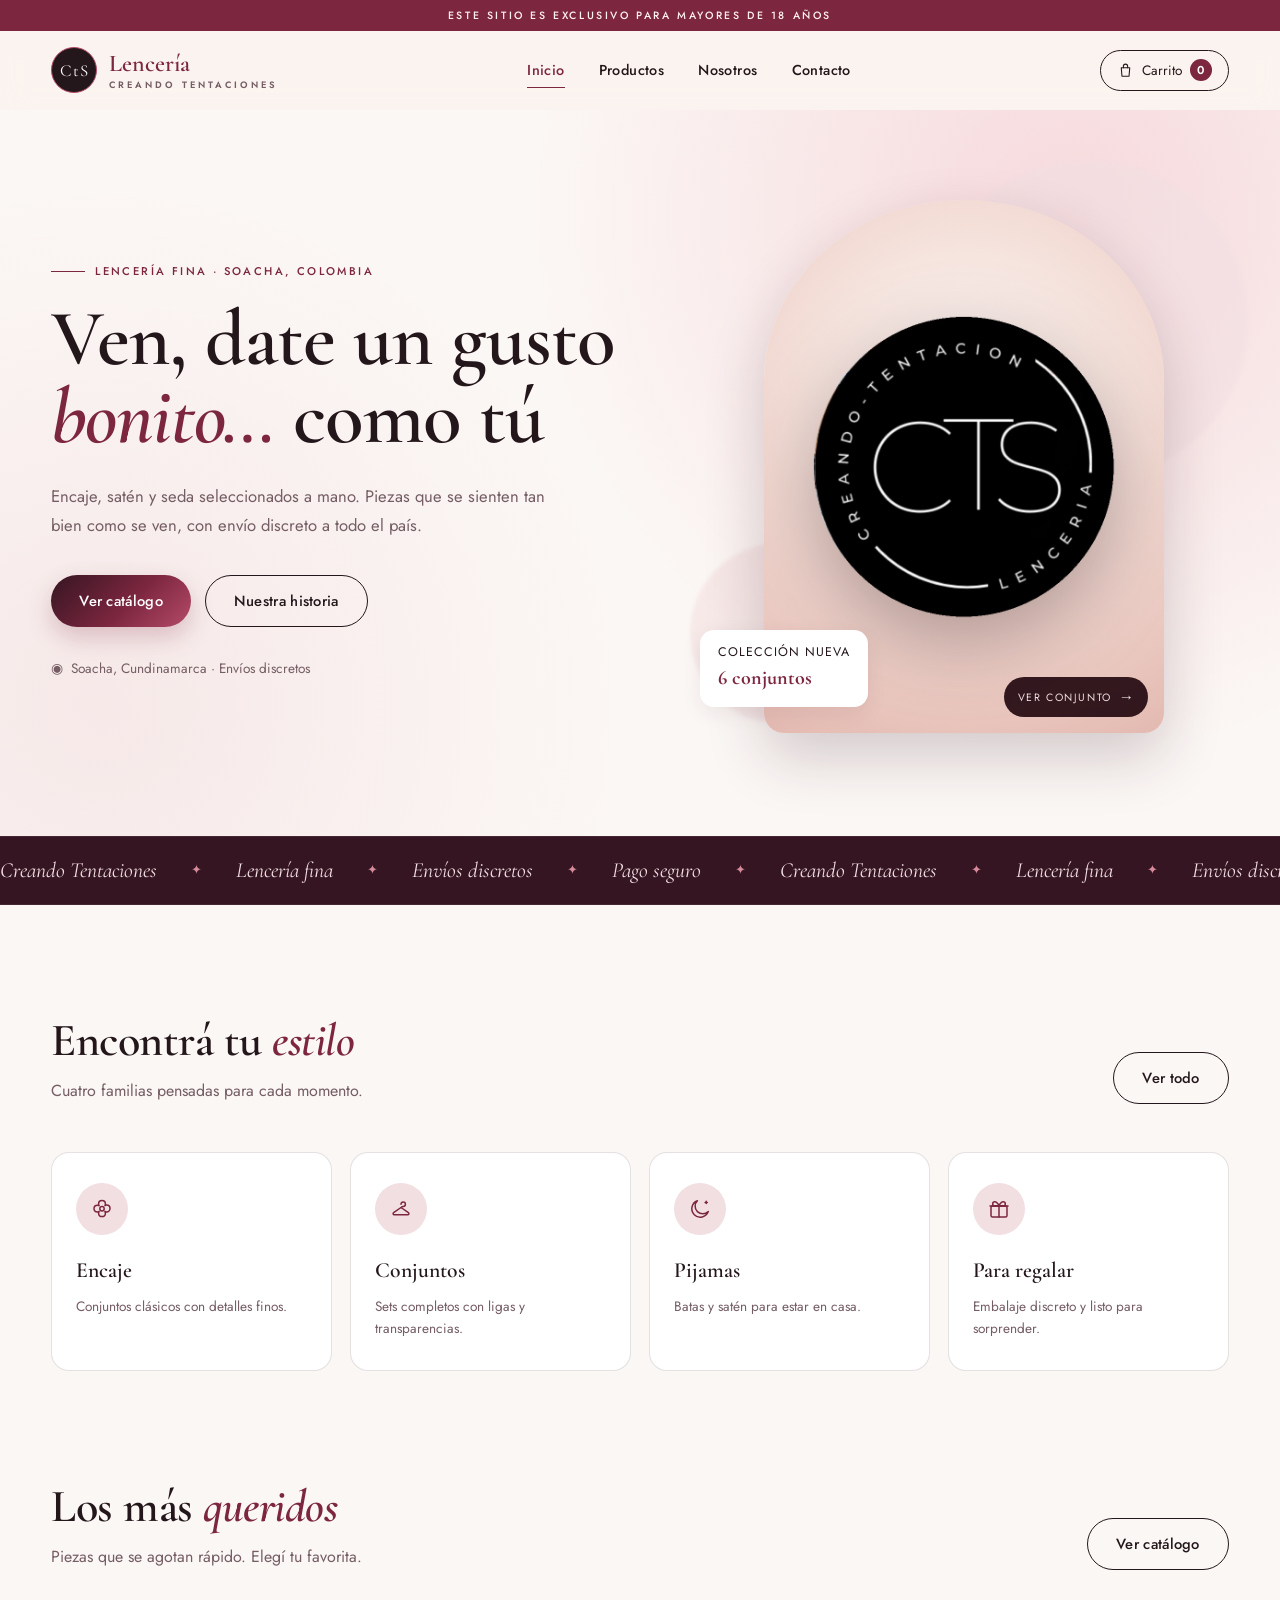
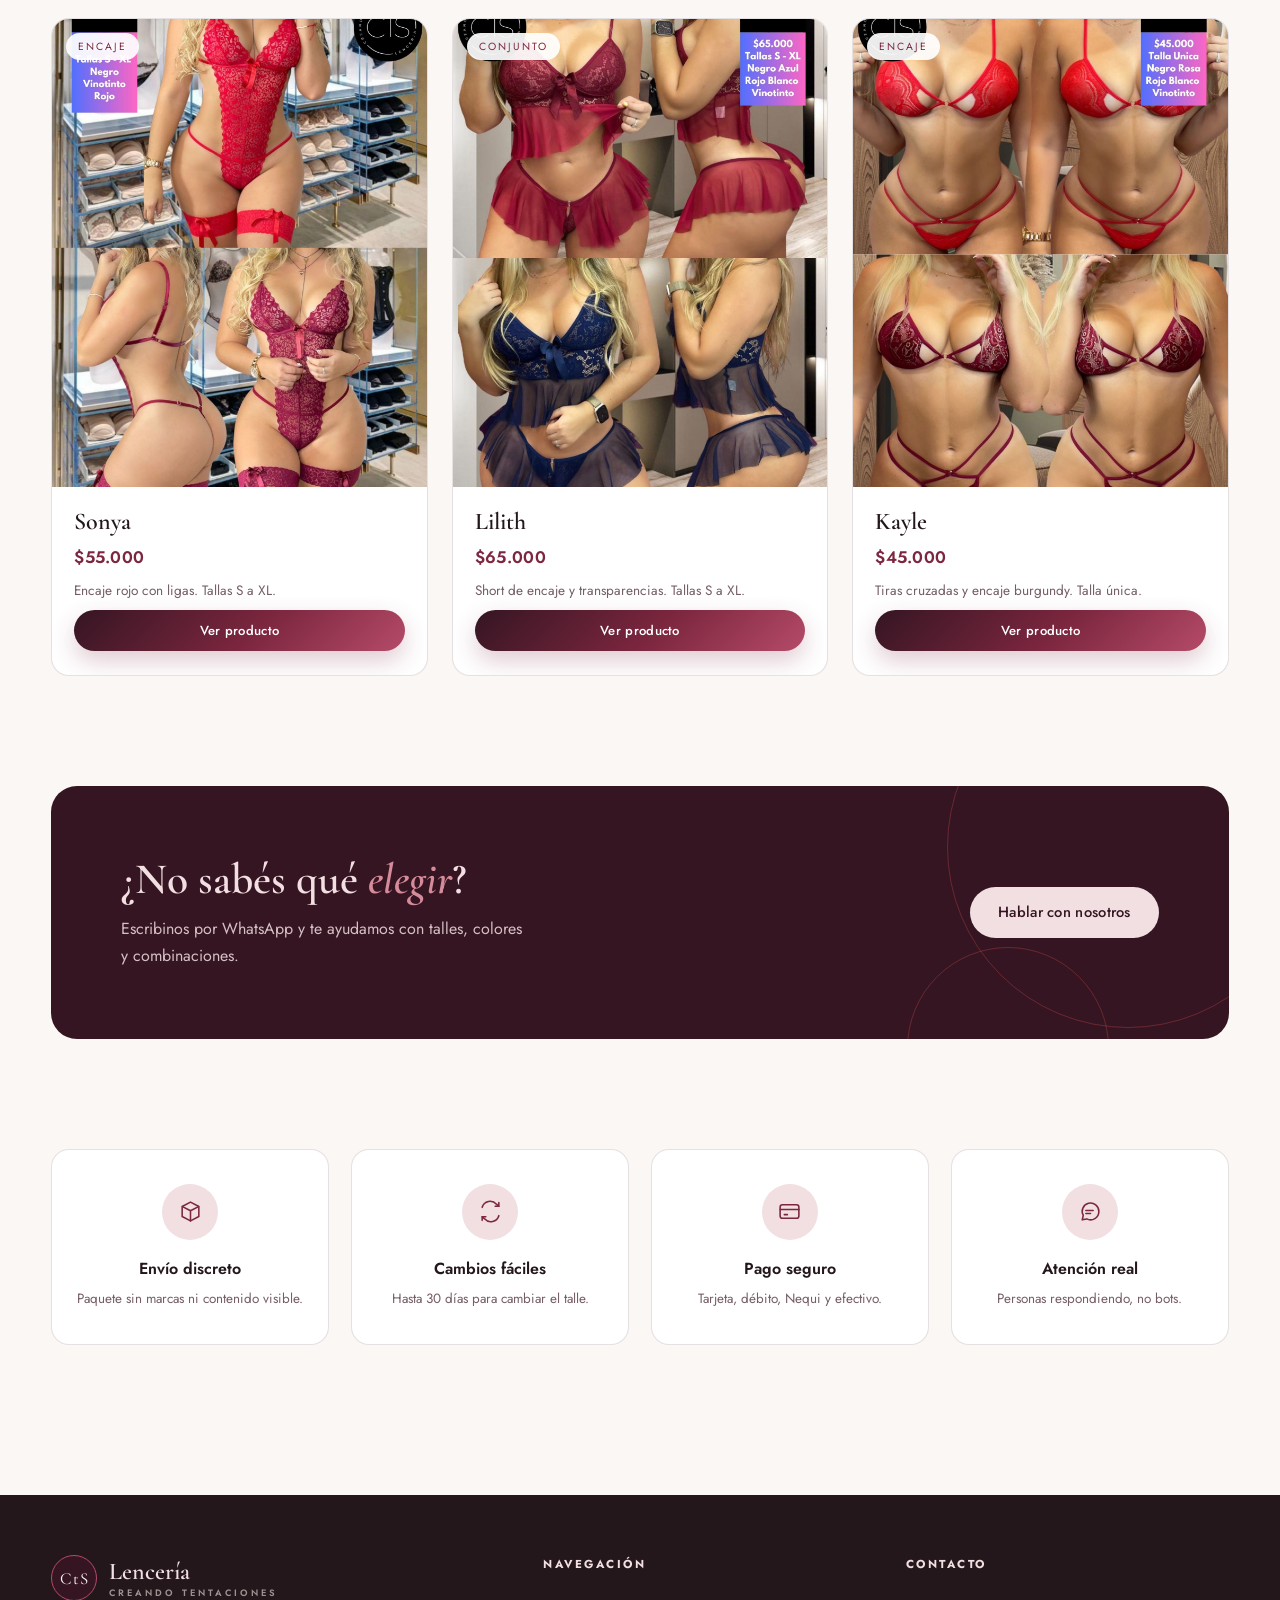
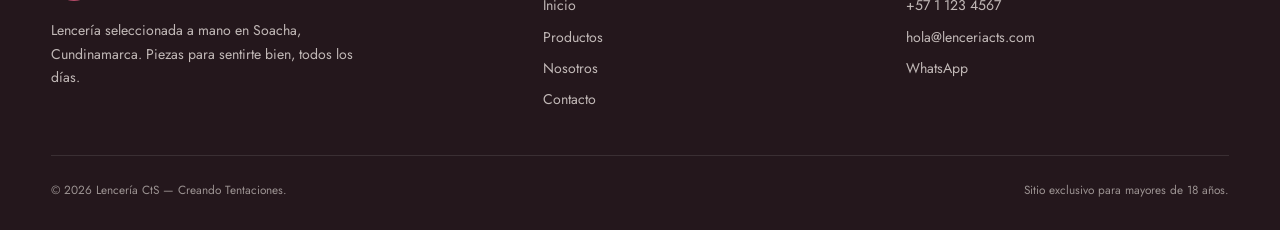
<file: index.html>
<!DOCTYPE html>
<html lang="es">
<head>
    <meta charset="UTF-8">
    <meta name="viewport" content="width=device-width, initial-scale=1.0">
    <title>Lencería CtS | Creando Tentaciones</title>
    <meta name="description" content="Lencería CtS - Creando Tentaciones. Encaje, conjuntos y pijamas de seda. Envíos discretos a todo el país.">
    <link rel="preconnect" href="https://fonts.googleapis.com">
    <link rel="preconnect" href="https://fonts.gstatic.com" crossorigin>
    <link href="https://fonts.googleapis.com/css2?family=Cormorant+Garamond:ital,wght@0,400;0,600;0,700;1,400;1,600&family=Jost:wght@300;400;500;600&display=swap" rel="stylesheet">
    <link rel="stylesheet" href="style.css">
</head>
<body>

    <div class="age-bar">Este sitio es exclusivo para mayores de 18 años</div>

    <!-- ================= HEADER ================= -->
    <header class="site-header" id="siteHeader">
        <div class="container header-inner">
            <a class="logo" href="./">
                <span class="logo-mark">CtS</span>
                <span class="logo-text">Lencería<small>Creando Tentaciones</small></span>
            </a>

            <nav class="nav" id="nav">
                <a href="./" class="active">Inicio</a>
                <a href="catalogo/">Productos</a>
                <a href="nosotros/">Nosotros</a>
                <a href="contacto/">Contacto</a>
            </nav>

            <div class="header-actions">
                <a class="cart-btn" href="carrito/">
                    <svg class="cart-icon" viewBox="0 0 24 24" fill="none" stroke="currentColor" stroke-width="1.5" stroke-linecap="round" stroke-linejoin="round" aria-hidden="true"><path d="M6 8h12l-1 12H7L6 8Z"/><path d="M9 8V6a3 3 0 0 1 6 0v2"/></svg>
                    Carrito <span class="cart-count">0</span>
                </a>
                <button class="menu-btn" id="menuBtn" aria-label="Abrir menú" aria-expanded="false">☰</button>
            </div>
        </div>
    </header>

    <!-- ================= HERO ================= -->
    <main>
        <section class="hero">
            <div class="container hero-grid">
                <div class="hero-copy">
                    <span class="eyebrow">Lencería fina · Soacha, Colombia</span>
                    <h1>Ven, date un gusto <em>bonito…</em> como tú</h1>
                    <p class="lead">
                        Encaje, satén y seda seleccionados a mano. Piezas que se sienten
                        tan bien como se ven, con envío discreto a todo el país.
                    </p>

                    <div class="hero-actions">
                        <a href="catalogo/" class="btn btn-primary">Ver catálogo</a>
                        <a href="nosotros/" class="btn btn-ghost">Nuestra historia</a>
                    </div>

                    <p class="hero-meta">
                        <span>◉</span> Soacha, Cundinamarca · Envíos discretos
                    </p>
                </div>

                <div class="hero-visual">
                    <span class="blob blob-1"></span>
                    <span class="blob blob-2"></span>

                    <button class="arch arch-brand" id="seasonOpen" type="button"
                            aria-haspopup="dialog" aria-controls="seasonModal"
                            aria-label="Ver conjunto de temporada">
                        <span class="logo-wrap">
                            <img class="hero-logo" src="img/logo-cts.png"
                                 alt="Logo de Lencería CtS, Creando Tentaciones">
                        </span>
                        <span class="brand-cta">Ver conjunto <span aria-hidden="true">→</span></span>
                    </button>

                    <div class="hero-badge">
                        Colección nueva
                        <strong>6 conjuntos</strong>
                    </div>
                </div>
            </div>
        </section>

        <!-- ================= MARQUEE ================= -->
        <div class="marquee" aria-hidden="true">
            <div class="marquee-track">
                <span>Creando Tentaciones</span><span>✦</span>
                <span>Lencería fina</span><span>✦</span>
                <span>Envíos discretos</span><span>✦</span>
                <span>Pago seguro</span><span>✦</span>
                <span>Creando Tentaciones</span><span>✦</span>
                <span>Lencería fina</span><span>✦</span>
                <span>Envíos discretos</span><span>✦</span>
                <span>Pago seguro</span><span>✦</span>
            </div>
        </div>

        <!-- ================= CATEGORÍAS ================= -->
        <section class="section">
            <div class="container">
                <div class="section-head reveal">
                    <div>
                        <h2 class="section-title">Encontrá tu <em>estilo</em></h2>
                        <p class="section-sub">Cuatro familias pensadas para cada momento.</p>
                    </div>
                    <a href="catalogo/" class="btn btn-ghost">Ver todo</a>
                </div>

                <div class="cat-grid">
                    <a href="catalogo/?categoria=encaje" class="cat-card reveal">
                        <span class="cat-icon">
                            <svg viewBox="0 0 24 24" fill="none" stroke="currentColor" stroke-width="1.5" stroke-linecap="round" stroke-linejoin="round" aria-hidden="true"><path d="M12 3.5c1.9 0 3.4 1.5 3.4 3.4 0 .6-.2 1.2-.5 1.7.5-.3 1.1-.5 1.7-.5 1.9 0 3.4 1.5 3.4 3.4S18.5 15 16.6 15c-.6 0-1.2-.2-1.7-.5.3.5.5 1.1.5 1.7 0 1.9-1.5 3.4-3.4 3.4s-3.4-1.5-3.4-3.4c0-.6.2-1.2.5-1.7-.5.3-1.1.5-1.7.5-1.9 0-3.4-1.5-3.4-3.4s1.5-3.4 3.4-3.4c.6 0 1.2.2 1.7.5-.3-.5-.5-1.1-.5-1.7 0-1.9 1.5-3.4 3.4-3.4Z"/><circle cx="12" cy="11.8" r="2.2"/></svg>
                        </span>
                        <h3>Encaje</h3>
                        <p>Conjuntos clásicos con detalles finos.</p>
                    </a>
                    <a href="catalogo/?categoria=conjuntos" class="cat-card reveal" style="--d:.1s">
                        <span class="cat-icon">
                            <svg viewBox="0 0 24 24" fill="none" stroke="currentColor" stroke-width="1.5" stroke-linecap="round" stroke-linejoin="round" aria-hidden="true"><path d="M12 7.2a2.2 2.2 0 1 1 2.2 2.2c-.9 0-1.6.4-2 1.1"/><path d="M12 10.5 4.6 15.7c-.9.6-.5 2 .6 2h13.6c1.1 0 1.5-1.4.6-2L12 10.5Z"/></svg>
                        </span>
                        <h3>Conjuntos</h3>
                        <p>Sets completos con ligas y transparencias.</p>
                    </a>
                    <a href="catalogo/?categoria=pijamas" class="cat-card reveal" style="--d:.2s">
                        <span class="cat-icon">
                            <svg viewBox="0 0 24 24" fill="none" stroke="currentColor" stroke-width="1.5" stroke-linecap="round" stroke-linejoin="round" aria-hidden="true"><path d="M20.3 14.6A8.5 8.5 0 1 1 9.4 3.7a6.8 6.8 0 0 0 10.9 10.9Z"/><path d="M18.2 4.3v2.2M17.1 5.4h2.2"/></svg>
                        </span>
                        <h3>Pijamas</h3>
                        <p>Batas y satén para estar en casa.</p>
                    </a>
                    <a href="catalogo/" class="cat-card reveal" style="--d:.3s">
                        <span class="cat-icon">
                            <svg viewBox="0 0 24 24" fill="none" stroke="currentColor" stroke-width="1.5" stroke-linecap="round" stroke-linejoin="round" aria-hidden="true"><rect x="4" y="9" width="16" height="11" rx="1.5"/><path d="M3 9h18M12 9v11"/><path d="M12 9C10.8 6.2 9.3 4.8 7.8 4.8a2.1 2.1 0 0 0 0 4.2H12Zm0 0c1.2-2.8 2.7-4.2 4.2-4.2a2.1 2.1 0 0 1 0 4.2H12Z"/></svg>
                        </span>
                        <h3>Para regalar</h3>
                        <p>Embalaje discreto y listo para sorprender.</p>
                    </a>
                </div>
            </div>
        </section>

        <!-- ================= DESTACADOS ================= -->
        <section class="section" style="padding-top:0">
            <div class="container">
                <div class="section-head reveal">
                    <div>
                        <h2 class="section-title">Los más <em>queridos</em></h2>
                        <p class="section-sub">Piezas que se agotan rápido. Elegí tu favorita.</p>
                    </div>
                    <a href="catalogo/" class="btn btn-ghost">Ver catálogo</a>
                </div>

                <div class="product-grid">
                    <article class="product-card reveal">
                        <div class="card-media">
                            <img src="img/2.jpg" alt="Conjunto Sonya en encaje rojo">
                            <span class="card-tag">Encaje</span>
                        </div>
                        <div class="card-body">
                            <h3>Sonya</h3>
                            <p class="card-price">$55.000</p>
                            <p class="card-desc">Encaje rojo con ligas. Tallas S a XL.</p>
                            <a href="catalogo/" class="btn btn-primary">Ver producto</a>
                        </div>
                    </article>

                    <article class="product-card reveal" style="--d:.1s">
                        <div class="card-media">
                            <img src="img/5.jpg" alt="Conjunto Lilith en encaje y transparencias">
                            <span class="card-tag">Conjunto</span>
                        </div>
                        <div class="card-body">
                            <h3>Lilith</h3>
                            <p class="card-price">$65.000</p>
                            <p class="card-desc">Short de encaje y transparencias. Tallas S a XL.</p>
                            <a href="catalogo/" class="btn btn-primary">Ver producto</a>
                        </div>
                    </article>

                    <article class="product-card reveal" style="--d:.2s">
                        <div class="card-media">
                            <img src="img/7.jpg" alt="Conjunto Kayle en encaje burgundy">
                            <span class="card-tag">Encaje</span>
                        </div>
                        <div class="card-body">
                            <h3>Kayle</h3>
                            <p class="card-price">$45.000</p>
                            <p class="card-desc">Tiras cruzadas y encaje burgundy. Talla única.</p>
                            <a href="catalogo/" class="btn btn-primary">Ver producto</a>
                        </div>
                    </article>
                </div>
            </div>
        </section>

        <!-- ================= CTA ================= -->
        <section class="section" style="padding-top:0">
            <div class="container">
                <div class="cta-band reveal">
                    <div>
                        <h2>¿No sabés qué <em>elegir</em>?</h2>
                        <p>Escribinos por WhatsApp y te ayudamos con talles, colores y combinaciones.</p>
                    </div>
                    <a href="contacto/" class="btn btn-primary">Hablar con nosotros</a>
                </div>
            </div>
        </section>

        <!-- ================= FEATURES ================= -->
        <section class="section" style="padding-top:0">
            <div class="container">
                <div class="features">
                    <div class="feature reveal">
                        <span class="ico">
                            <svg viewBox="0 0 24 24" fill="none" stroke="currentColor" stroke-width="1.5" stroke-linecap="round" stroke-linejoin="round" aria-hidden="true"><path d="M12 3 4 7.2v9.6L12 21l8-4.2V7.2L12 3Z"/><path d="m4.3 7.3 7.7 4 7.7-4M12 11.3V21"/></svg>
                        </span>
                        <h3>Envío discreto</h3>
                        <p>Paquete sin marcas ni contenido visible.</p>
                    </div>
                    <div class="feature reveal" style="--d:.1s">
                        <span class="ico">
                            <svg viewBox="0 0 24 24" fill="none" stroke="currentColor" stroke-width="1.5" stroke-linecap="round" stroke-linejoin="round" aria-hidden="true"><path d="M4 8a8 8 0 0 1 13.7-3L20 7"/><path d="M20 3.5V7h-3.5"/><path d="M20 16a8 8 0 0 1-13.7 3L4 17"/><path d="M4 20.5V17h3.5"/></svg>
                        </span>
                        <h3>Cambios fáciles</h3>
                        <p>Hasta 30 días para cambiar el talle.</p>
                    </div>
                    <div class="feature reveal" style="--d:.2s">
                        <span class="ico">
                            <svg viewBox="0 0 24 24" fill="none" stroke="currentColor" stroke-width="1.5" stroke-linecap="round" stroke-linejoin="round" aria-hidden="true"><rect x="3" y="5.5" width="18" height="13" rx="2.2"/><path d="M3 10h18M7 15h3"/></svg>
                        </span>
                        <h3>Pago seguro</h3>
                        <p>Tarjeta, débito, Nequi y efectivo.</p>
                    </div>
                    <div class="feature reveal" style="--d:.3s">
                        <span class="ico">
                            <svg viewBox="0 0 24 24" fill="none" stroke="currentColor" stroke-width="1.5" stroke-linecap="round" stroke-linejoin="round" aria-hidden="true"><path d="M21 12a8 8 0 0 1-11.6 7.1L5 20l1-4.2A8 8 0 1 1 21 12Z"/><path d="M8.5 11h7M8.5 14h4.5"/></svg>
                        </span>
                        <h3>Atención real</h3>
                        <p>Personas respondiendo, no bots.</p>
                    </div>
                </div>
            </div>
        </section>
    </main>

    <!-- ================= FOOTER ================= -->
    <footer class="site-footer">
        <div class="container">
            <div class="footer-grid">
                <div>
                    <a class="logo" href="./">
                        <span class="logo-mark">CtS</span>
                        <span class="logo-text">Lencería<small>Creando Tentaciones</small></span>
                    </a>
                    <p class="footer-about">
                        Lencería seleccionada a mano en Soacha, Cundinamarca.
                        Piezas para sentirte bien, todos los días.
                    </p>
                </div>
                <div class="footer-col">
                    <h4>Navegación</h4>
                    <a href="./">Inicio</a>
                    <a href="catalogo/">Productos</a>
                    <a href="nosotros/">Nosotros</a>
                    <a href="contacto/">Contacto</a>
                </div>
                <div class="footer-col">
                    <h4>Contacto</h4>
                    <a href="tel:+5711234567">+57 1 123 4567</a>
                    <a href="mailto:hola@lenceriacts.com">hola@lenceriacts.com</a>
                    <a href="https://wa.me/5711234567">WhatsApp</a>
                </div>
            </div>
            <div class="footer-bottom">
                <span>© <span id="year"></span> Lencería CtS — Creando Tentaciones.</span>
                <span>Sitio exclusivo para mayores de 18 años.</span>
            </div>
        </div>
    </footer>

    <!-- MODAL: CONJUNTO DE TEMPORADA -->
    <div class="modal" id="seasonModal" aria-hidden="true">
        <div class="modal-box" role="dialog" aria-modal="true" aria-labelledby="seasonTitle">
            <button class="modal-close" id="seasonClose" aria-label="Cerrar">×</button>
            <div class="modal-media">
                <img src="img/2.jpg" alt="Conjunto Sonya de encaje rojo con ligas">
            </div>
            <div class="modal-content">
                <span class="eyebrow">Conjunto de temporada</span>
                <h3 id="seasonTitle">Sonya</h3>
                <p class="card-price">$55.000</p>
                <p>
                    Encaje rojo con ligas incluidas. Una de las piezas más pedidas
                    de la colección, disponible en tallas S a XL.
                </p>
                <div class="season-actions">
                    <a href="catalogo/?producto=sonya" class="btn btn-primary btn-block">Ver ficha y talles</a>
                    <a href="catalogo/" class="btn btn-ghost btn-block">Todo el catálogo</a>
                </div>
            </div>
        </div>
    </div>

    <script src="script.js"></script>
    <script src="hero.js"></script>
</body>
</html>
</file>
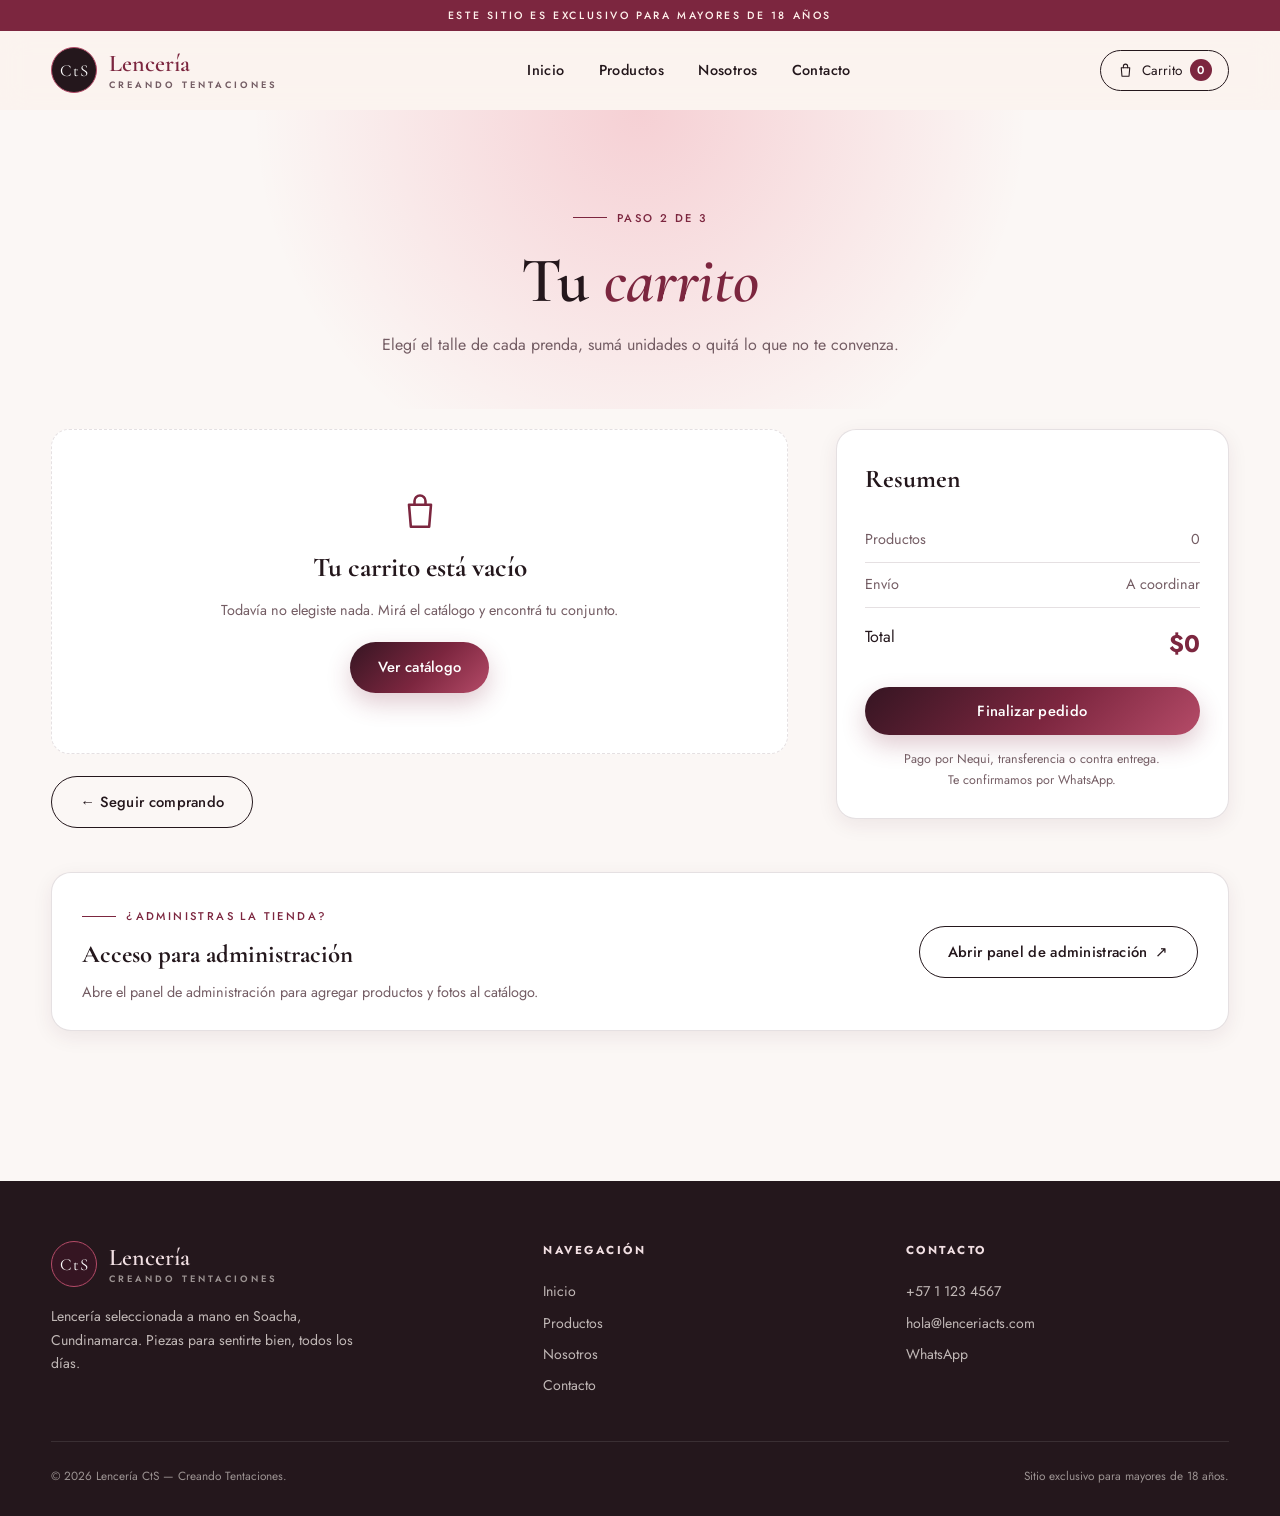
<file: carrito/index.html>
<!DOCTYPE html>
<html lang="es">
<head>
    <meta charset="UTF-8">
    <meta name="viewport" content="width=device-width, initial-scale=1.0">
    <title>Carrito | Lencería CtS</title>
    <meta name="description" content="Revisá tu carrito de Lencería CtS: elegí talle, cantidad y quitá lo que no quieras.">
    <link rel="preconnect" href="https://fonts.googleapis.com">
    <link rel="preconnect" href="https://fonts.gstatic.com" crossorigin>
    <link href="https://fonts.googleapis.com/css2?family=Cormorant+Garamond:ital,wght@0,400;0,600;0,700;1,400;1,600&family=Jost:wght@300;400;500;600&display=swap" rel="stylesheet">
    <link rel="stylesheet" href="../style.css">
</head>
<body>

    <div class="age-bar">Este sitio es exclusivo para mayores de 18 años</div>

    <header class="site-header" id="siteHeader">
        <div class="container header-inner">
            <a class="logo" href="../">
                <span class="logo-mark">CtS</span>
                <span class="logo-text">Lencería<small>Creando Tentaciones</small></span>
            </a>
            <nav class="nav" id="nav">
                <a href="../">Inicio</a>
                <a href="../catalogo/">Productos</a>
                <a href="../nosotros/">Nosotros</a>
                <a href="../contacto/">Contacto</a>
            </nav>
            <div class="header-actions">
                <a class="cart-btn active" href="../carrito/">
                    <svg class="cart-icon" viewBox="0 0 24 24" fill="none" stroke="currentColor" stroke-width="1.5" stroke-linecap="round" stroke-linejoin="round" aria-hidden="true"><path d="M6 8h12l-1 12H7L6 8Z"/><path d="M9 8V6a3 3 0 0 1 6 0v2"/></svg>
                    Carrito <span class="cart-count">0</span>
                </a>
                <button class="menu-btn" id="menuBtn" aria-label="Abrir menú" aria-expanded="false">☰</button>
            </div>
        </div>
    </header>

    <main>
        <section class="page-hero">
            <div class="container">
                <span class="eyebrow" style="justify-content:center">Paso 2 de 3</span>
                <h1>Tu <em>carrito</em></h1>
                <p>Elegí el talle de cada prenda, sumá unidades o quitá lo que no te convenza.</p>
            </div>
        </section>

        <section class="section" style="padding-top:20px">
            <div class="container cart-layout">
                <div>
                    <div class="cart-list" id="cartList"></div>
                    <a href="../catalogo/" class="btn btn-ghost" style="margin-top:22px">← Seguir comprando</a>
                </div>

                <aside class="summary-card">
                    <h3>Resumen</h3>
                    <div class="summary-row">
                        <span>Productos</span>
                        <span id="sumItems">0</span>
                    </div>
                    <div class="summary-row">
                        <span>Envío</span>
                        <span>A coordinar</span>
                    </div>
                    <div class="summary-row sum-total">
                        <span>Total</span>
                        <strong id="sumTotal">$0</strong>
                    </div>
                    <button class="btn btn-primary btn-block" id="checkoutBtn">Finalizar pedido</button>
                    <p class="form-note">
                        Pago por Nequi, transferencia o contra entrega.<br>
                        Te confirmamos por WhatsApp.
                    </p>
                </aside>
            </div>
            <div class="container admin-access-wrap">
                <aside class="admin-access">
                    <div>
                        <span class="eyebrow">¿Administras la tienda?</span>
                        <h2>Acceso para administración</h2>
                        <p>Abre el panel de administración para agregar productos y fotos al catálogo.</p>
                    </div>
                    <a class="btn btn-ghost" href="../admin/">
                        Abrir panel de administración <span aria-hidden="true">↗</span>
                    </a>
                </aside>
            </div>
        </section>
    </main>

    <footer class="site-footer">
        <div class="container">
            <div class="footer-grid">
                <div>
                    <a class="logo" href="../">
                        <span class="logo-mark">CtS</span>
                        <span class="logo-text">Lencería<small>Creando Tentaciones</small></span>
                    </a>
                    <p class="footer-about">
                        Lencería seleccionada a mano en Soacha, Cundinamarca.
                        Piezas para sentirte bien, todos los días.
                    </p>
                </div>
                <div class="footer-col">
                    <h4>Navegación</h4>
                    <a href="../">Inicio</a>
                    <a href="../catalogo/">Productos</a>
                    <a href="../nosotros/">Nosotros</a>
                    <a href="../contacto/">Contacto</a>
                </div>
                <div class="footer-col">
                    <h4>Contacto</h4>
                    <a href="tel:+5711234567">+57 1 123 4567</a>
                    <a href="mailto:hola@lenceriacts.com">hola@lenceriacts.com</a>
                    <a href="https://wa.me/5711234567">WhatsApp</a>
                </div>
            </div>
            <div class="footer-bottom">
                <span>© <span id="year"></span> Lencería CtS — Creando Tentaciones.</span>
                <span>Sitio exclusivo para mayores de 18 años.</span>
            </div>
        </div>
    </footer>

    <script src="../productos-data.js"></script>
    <script src="../script.js"></script>
    <script src="../carrito.js"></script>
</body>
</html>
</file>
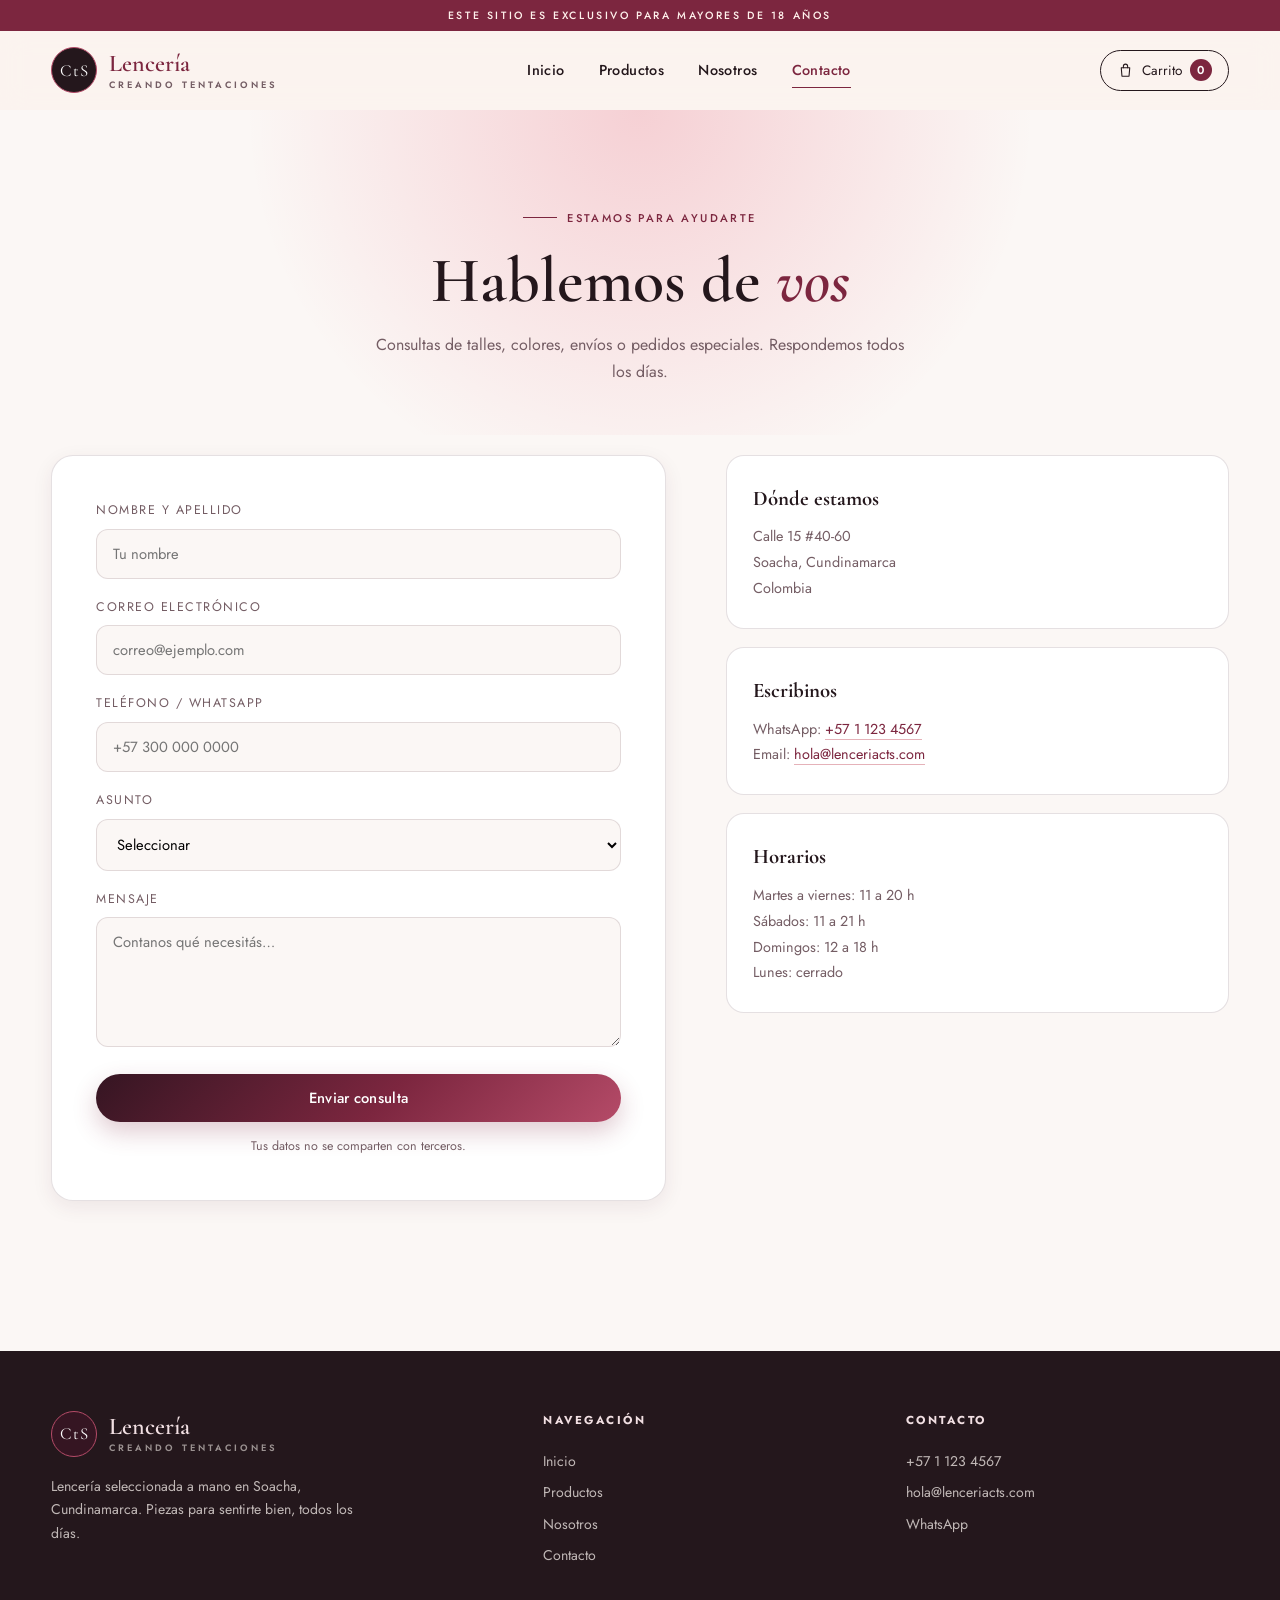
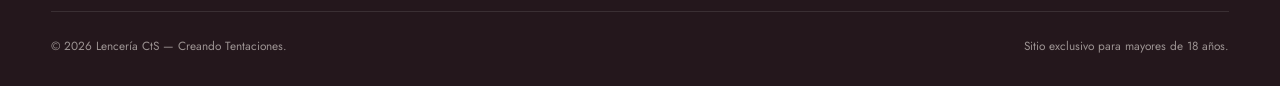
<file: contacto/index.html>
<!DOCTYPE html>
<html lang="es">
<head>
    <meta charset="UTF-8">
    <meta name="viewport" content="width=device-width, initial-scale=1.0">
    <title>Contacto | Lencería CtS</title>
    <meta name="description" content="Escribinos a Lencería CtS. Estamos en Soacha, Cundinamarca, Colombia.">
    <link rel="preconnect" href="https://fonts.googleapis.com">
    <link rel="preconnect" href="https://fonts.gstatic.com" crossorigin>
    <link href="https://fonts.googleapis.com/css2?family=Cormorant+Garamond:ital,wght@0,400;0,600;0,700;1,400;1,600&family=Jost:wght@300;400;500;600&display=swap" rel="stylesheet">
    <link rel="stylesheet" href="../style.css">
</head>
<body>

    <div class="age-bar">Este sitio es exclusivo para mayores de 18 años</div>

    <header class="site-header" id="siteHeader">
        <div class="container header-inner">
            <a class="logo" href="../">
                <span class="logo-mark">CtS</span>
                <span class="logo-text">Lencería<small>Creando Tentaciones</small></span>
            </a>
            <nav class="nav" id="nav">
                <a href="../">Inicio</a>
                <a href="../catalogo/">Productos</a>
                <a href="../nosotros/">Nosotros</a>
                <a href="../contacto/" class="active">Contacto</a>
            </nav>
            <div class="header-actions">
                <a class="cart-btn" href="../carrito/">
                    <svg class="cart-icon" viewBox="0 0 24 24" fill="none" stroke="currentColor" stroke-width="1.5" stroke-linecap="round" stroke-linejoin="round" aria-hidden="true"><path d="M6 8h12l-1 12H7L6 8Z"/><path d="M9 8V6a3 3 0 0 1 6 0v2"/></svg>
                    Carrito <span class="cart-count">0</span>
                </a>
                <button class="menu-btn" id="menuBtn" aria-label="Abrir menú" aria-expanded="false">☰</button>
            </div>
        </div>
    </header>

    <main>
        <section class="page-hero">
            <div class="container">
                <span class="eyebrow" style="justify-content:center">Estamos para ayudarte</span>
                <h1>Hablemos de <em>vos</em></h1>
                <p>Consultas de talles, colores, envíos o pedidos especiales. Respondemos todos los días.</p>
            </div>
        </section>

        <section class="section" style="padding-top:20px">
            <div class="container contact-grid">
                <form class="form-card reveal reveal-left" id="contactForm">
                    <div class="field">
                        <label for="nombre">Nombre y apellido</label>
                        <input type="text" id="nombre" name="nombre" placeholder="Tu nombre" required>
                    </div>
                    <div class="field">
                        <label for="email">Correo electrónico</label>
                        <input type="email" id="email" name="email" placeholder="correo@ejemplo.com" required>
                    </div>
                    <div class="field">
                        <label for="telefono">Teléfono / WhatsApp</label>
                        <input type="tel" id="telefono" name="telefono" placeholder="+57 300 000 0000">
                    </div>
                    <div class="field">
                        <label for="asunto">Asunto</label>
                        <select id="asunto" name="asunto">
                            <option value="">Seleccionar</option>
                            <option value="precios">Consulta de precios</option>
                            <option value="talles">Consulta de talles</option>
                            <option value="envios">Envíos y entregas</option>
                            <option value="pedido">Pedido especial</option>
                            <option value="otro">Otro</option>
                        </select>
                    </div>
                    <div class="field">
                        <label for="mensaje">Mensaje</label>
                        <textarea id="mensaje" name="mensaje" placeholder="Contanos qué necesitás…" required></textarea>
                    </div>
                    <button type="submit" class="btn btn-primary btn-block">Enviar consulta</button>
                    <p class="form-note" id="formNote">Tus datos no se comparten con terceros.</p>
                </form>

                <div class="info-stack">
                    <div class="info-card reveal reveal-right">
                        <h3>Dónde estamos</h3>
                        <address>
                            Calle 15 #40-60<br>
                            Soacha, Cundinamarca<br>
                            Colombia
                        </address>
                    </div>
                    <div class="info-card reveal reveal-right" style="--d:.1s">
                        <h3>Escribinos</h3>
                        <p>
                            WhatsApp: <a href="https://wa.me/5711234567">+57 1 123 4567</a><br>
                            Email: <a href="mailto:hola@lenceriacts.com">hola@lenceriacts.com</a>
                        </p>
                    </div>
                    <div class="info-card reveal reveal-right" style="--d:.2s">
                        <h3>Horarios</h3>
                        <p>
                            Martes a viernes: 11 a 20 h<br>
                            Sábados: 11 a 21 h<br>
                            Domingos: 12 a 18 h<br>
                            Lunes: cerrado
                        </p>
                    </div>
                </div>
            </div>
        </section>
    </main>

    <footer class="site-footer">
        <div class="container">
            <div class="footer-grid">
                <div>
                    <a class="logo" href="../">
                        <span class="logo-mark">CtS</span>
                        <span class="logo-text">Lencería<small>Creando Tentaciones</small></span>
                    </a>
                    <p class="footer-about">
                        Lencería seleccionada a mano en Soacha, Cundinamarca.
                        Piezas para sentirte bien, todos los días.
                    </p>
                </div>
                <div class="footer-col">
                    <h4>Navegación</h4>
                    <a href="../">Inicio</a>
                    <a href="../catalogo/">Productos</a>
                    <a href="../nosotros/">Nosotros</a>
                    <a href="../contacto/">Contacto</a>
                </div>
                <div class="footer-col">
                    <h4>Contacto</h4>
                    <a href="tel:+5711234567">+57 1 123 4567</a>
                    <a href="mailto:hola@lenceriacts.com">hola@lenceriacts.com</a>
                    <a href="https://wa.me/5711234567">WhatsApp</a>
                </div>
            </div>
            <div class="footer-bottom">
                <span>© <span id="year"></span> Lencería CtS — Creando Tentaciones.</span>
                <span>Sitio exclusivo para mayores de 18 años.</span>
            </div>
        </div>
    </footer>

    <script src="../script.js"></script>
</body>
</html>
</file>
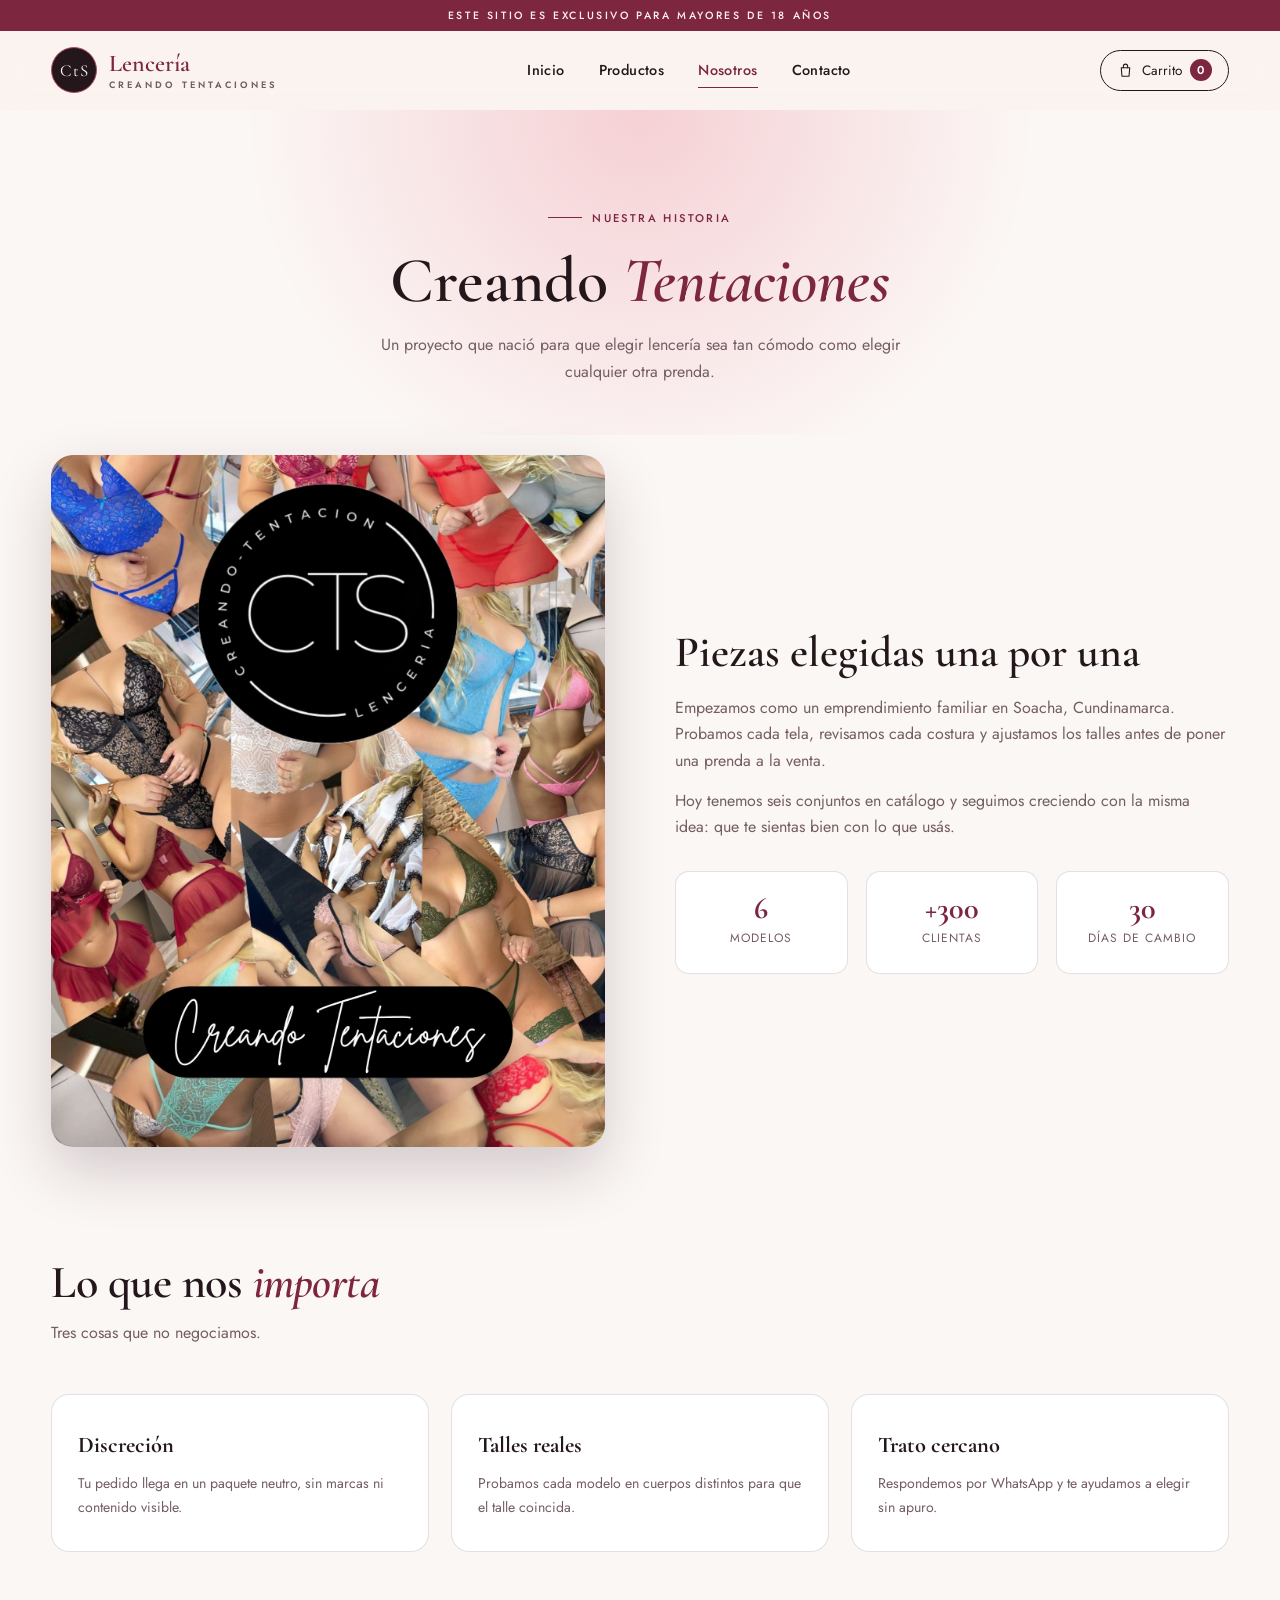
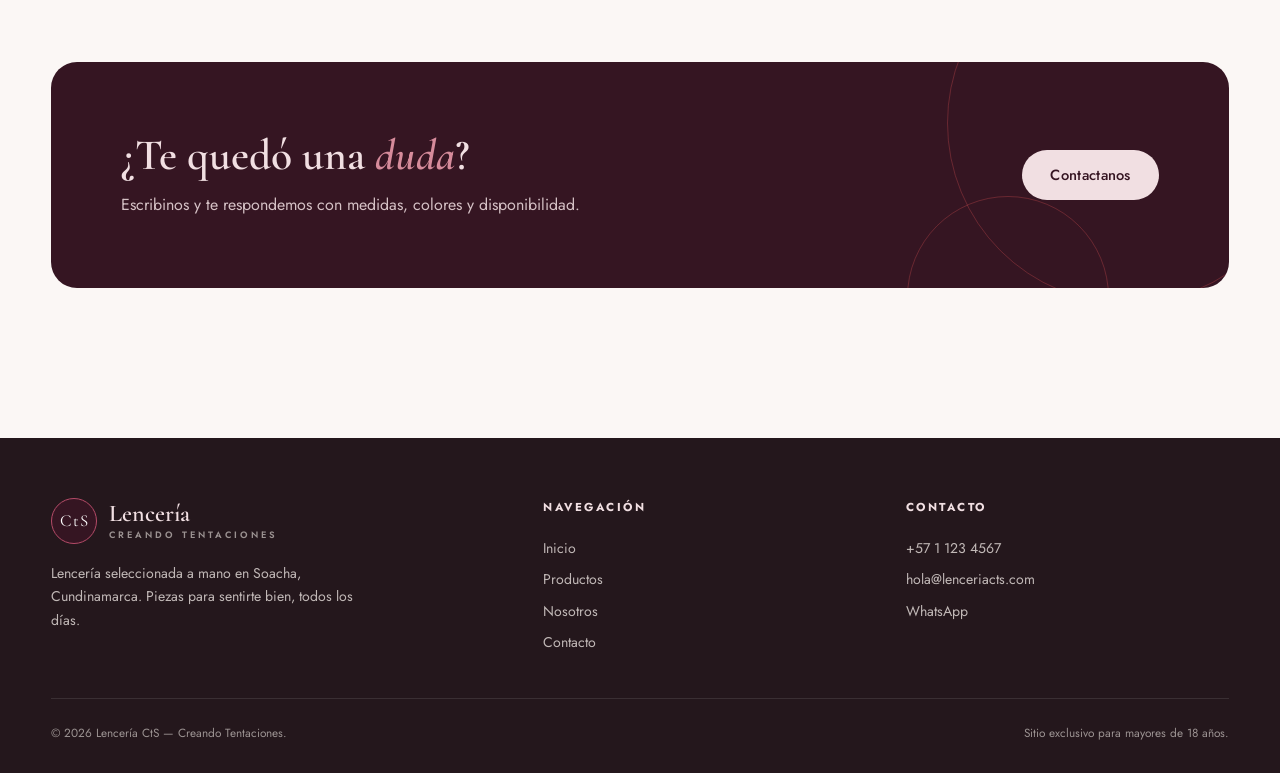
<file: nosotros/index.html>
<!DOCTYPE html>
<html lang="es">
<head>
    <meta charset="UTF-8">
    <meta name="viewport" content="width=device-width, initial-scale=1.0">
    <title>Nosotros | Lencería CtS</title>
    <meta name="description" content="Conocé la historia de Lencería CtS, Creando Tentaciones. Lencería seleccionada a mano en Soacha, Colombia.">
    <link rel="preconnect" href="https://fonts.googleapis.com">
    <link rel="preconnect" href="https://fonts.gstatic.com" crossorigin>
    <link href="https://fonts.googleapis.com/css2?family=Cormorant+Garamond:ital,wght@0,400;0,600;0,700;1,400;1,600&family=Jost:wght@300;400;500;600&display=swap" rel="stylesheet">
    <link rel="stylesheet" href="../style.css">
</head>
<body>

    <div class="age-bar">Este sitio es exclusivo para mayores de 18 años</div>

    <header class="site-header" id="siteHeader">
        <div class="container header-inner">
            <a class="logo" href="../">
                <span class="logo-mark">CtS</span>
                <span class="logo-text">Lencería<small>Creando Tentaciones</small></span>
            </a>
            <nav class="nav" id="nav">
                <a href="../">Inicio</a>
                <a href="../catalogo/">Productos</a>
                <a href="../nosotros/" class="active">Nosotros</a>
                <a href="../contacto/">Contacto</a>
            </nav>
            <div class="header-actions">
                <a class="cart-btn" href="../carrito/">
                    <svg class="cart-icon" viewBox="0 0 24 24" fill="none" stroke="currentColor" stroke-width="1.5" stroke-linecap="round" stroke-linejoin="round" aria-hidden="true"><path d="M6 8h12l-1 12H7L6 8Z"/><path d="M9 8V6a3 3 0 0 1 6 0v2"/></svg>
                    Carrito <span class="cart-count">0</span>
                </a>
                <button class="menu-btn" id="menuBtn" aria-label="Abrir menú" aria-expanded="false">☰</button>
            </div>
        </div>
    </header>

    <main>
        <section class="page-hero">
            <div class="container">
                <span class="eyebrow" style="justify-content:center">Nuestra historia</span>
                <h1>Creando <em>Tentaciones</em></h1>
                <p>Un proyecto que nació para que elegir lencería sea tan cómodo como elegir cualquier otra prenda.</p>
            </div>
        </section>

        <section class="section" style="padding-top:20px">
            <div class="container split">
                <div class="split-media reveal reveal-left">
                    <img src="../img/1.jpg" alt="Collage de la colección de Lencería CtS">
                </div>
                <div class="reveal reveal-right">
                    <h2>Piezas elegidas una por una</h2>
                    <p>
                        Empezamos como un emprendimiento familiar en Soacha, Cundinamarca.
                        Probamos cada tela, revisamos cada costura y ajustamos los talles
                        antes de poner una prenda a la venta.
                    </p>
                    <p>
                        Hoy tenemos seis conjuntos en catálogo y seguimos creciendo con
                        la misma idea: que te sientas bien con lo que usás.
                    </p>
                    <div class="stats">
                        <div class="stat"><strong>6</strong><span>Modelos</span></div>
                        <div class="stat"><strong>+300</strong><span>Clientas</span></div>
                        <div class="stat"><strong>30</strong><span>Días de cambio</span></div>
                    </div>
                </div>
            </div>
        </section>

        <section class="section" style="padding-top:0">
            <div class="container">
                <div class="section-head reveal">
                    <div>
                        <h2 class="section-title">Lo que nos <em>importa</em></h2>
                        <p class="section-sub">Tres cosas que no negociamos.</p>
                    </div>
                </div>
                <div class="values">
                    <div class="value reveal">
                        <h3>Discreción</h3>
                        <p>Tu pedido llega en un paquete neutro, sin marcas ni contenido visible.</p>
                    </div>
                    <div class="value reveal" style="--d:.1s">
                        <h3>Talles reales</h3>
                        <p>Probamos cada modelo en cuerpos distintos para que el talle coincida.</p>
                    </div>
                    <div class="value reveal" style="--d:.2s">
                        <h3>Trato cercano</h3>
                        <p>Respondemos por WhatsApp y te ayudamos a elegir sin apuro.</p>
                    </div>
                </div>
            </div>
        </section>

        <section class="section" style="padding-top:0">
            <div class="container">
                <div class="cta-band reveal">
                    <div>
                        <h2>¿Te quedó una <em>duda</em>?</h2>
                        <p>Escribinos y te respondemos con medidas, colores y disponibilidad.</p>
                    </div>
                    <a href="../contacto/" class="btn btn-primary">Contactanos</a>
                </div>
            </div>
        </section>
    </main>

    <footer class="site-footer">
        <div class="container">
            <div class="footer-grid">
                <div>
                    <a class="logo" href="../">
                        <span class="logo-mark">CtS</span>
                        <span class="logo-text">Lencería<small>Creando Tentaciones</small></span>
                    </a>
                    <p class="footer-about">
                        Lencería seleccionada a mano en Soacha, Cundinamarca.
                        Piezas para sentirte bien, todos los días.
                    </p>
                </div>
                <div class="footer-col">
                    <h4>Navegación</h4>
                    <a href="../">Inicio</a>
                    <a href="../catalogo/">Productos</a>
                    <a href="../nosotros/">Nosotros</a>
                    <a href="../contacto/">Contacto</a>
                </div>
                <div class="footer-col">
                    <h4>Contacto</h4>
                    <a href="tel:+5711234567">+57 1 123 4567</a>
                    <a href="mailto:hola@lenceriacts.com">hola@lenceriacts.com</a>
                    <a href="https://wa.me/5711234567">WhatsApp</a>
                </div>
            </div>
            <div class="footer-bottom">
                <span>© <span id="year"></span> Lencería CtS — Creando Tentaciones.</span>
                <span>Sitio exclusivo para mayores de 18 años.</span>
            </div>
        </div>
    </footer>

    <script src="../script.js"></script>
</body>
</html>
</file>
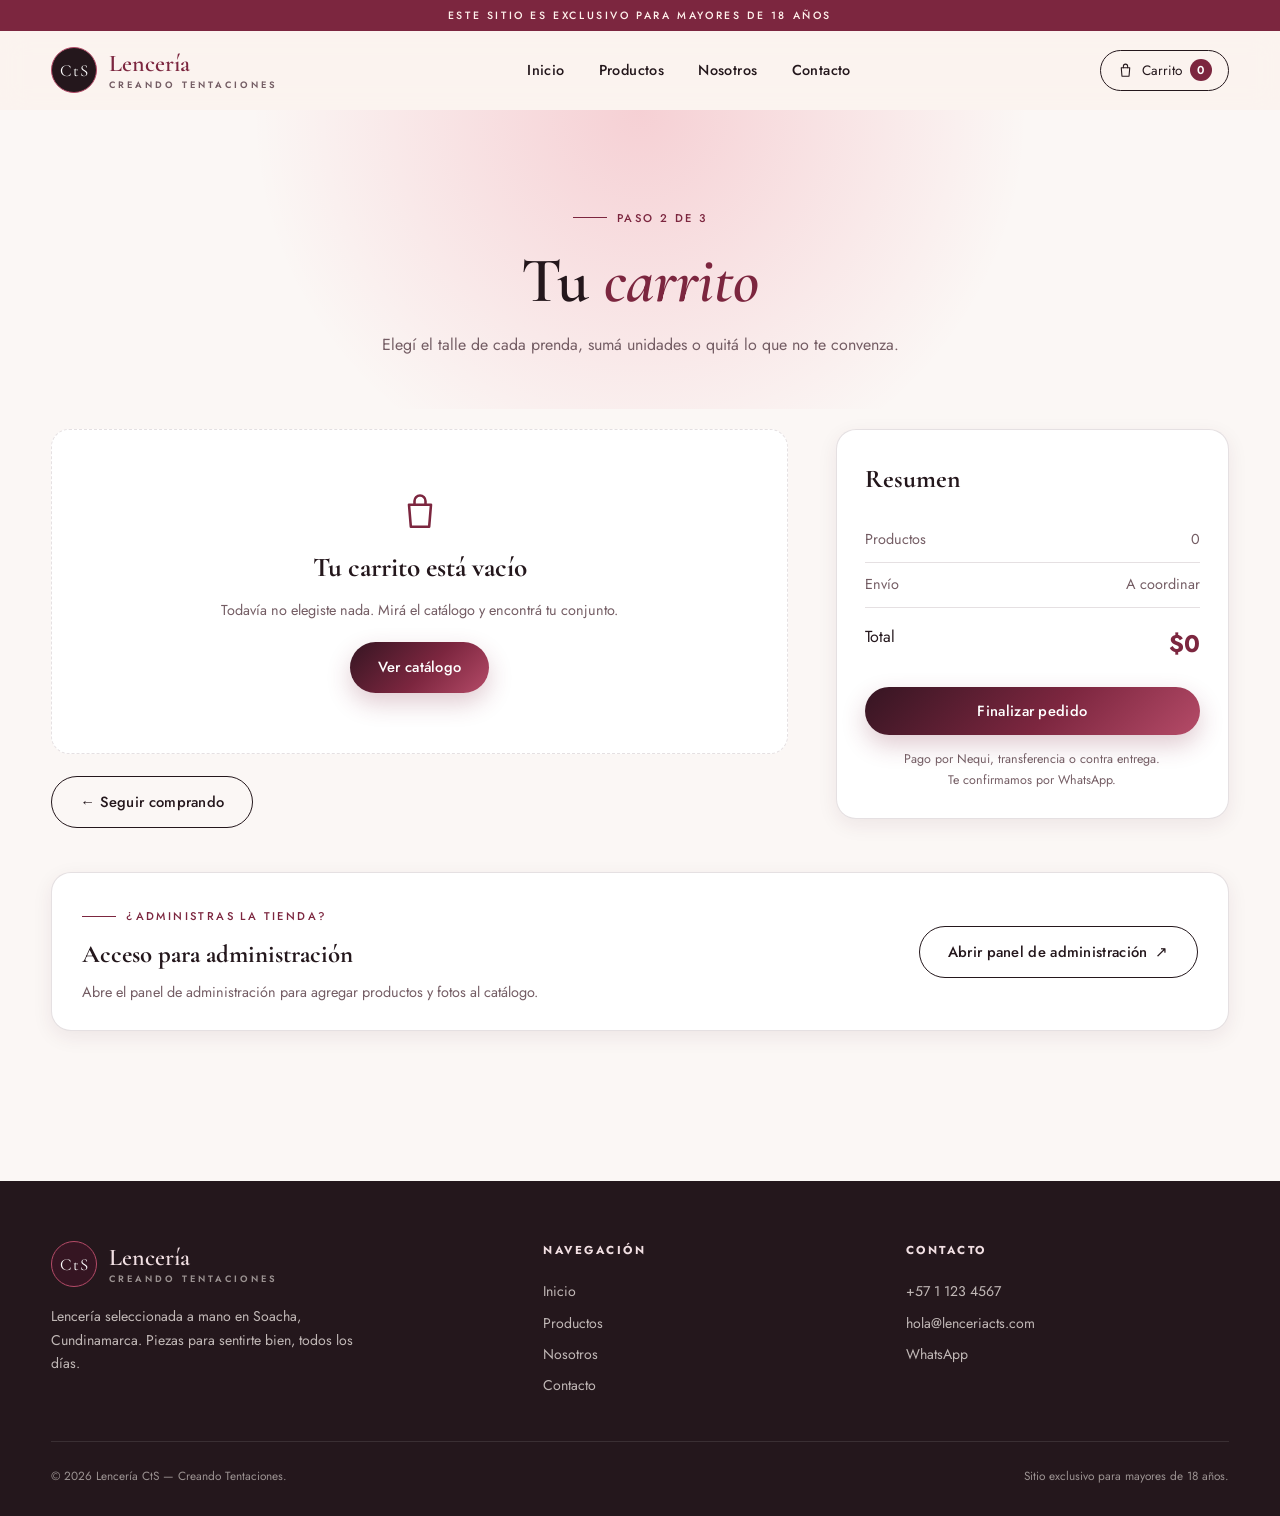
<file: carrito.html>
<!DOCTYPE html>
<html lang="es">
<head>
    <meta charset="UTF-8">
    <title>Redirigiendo al carrito…</title>
    <link rel="canonical" href="carrito/">
    <meta http-equiv="refresh" content="0; url=carrito/">
    <script>location.replace('carrito/');</script>
</head>
<body>
    <p>Tu carrito ahora está en <a href="carrito/">/carrito/</a>.</p>
</body>
</html>
</file>
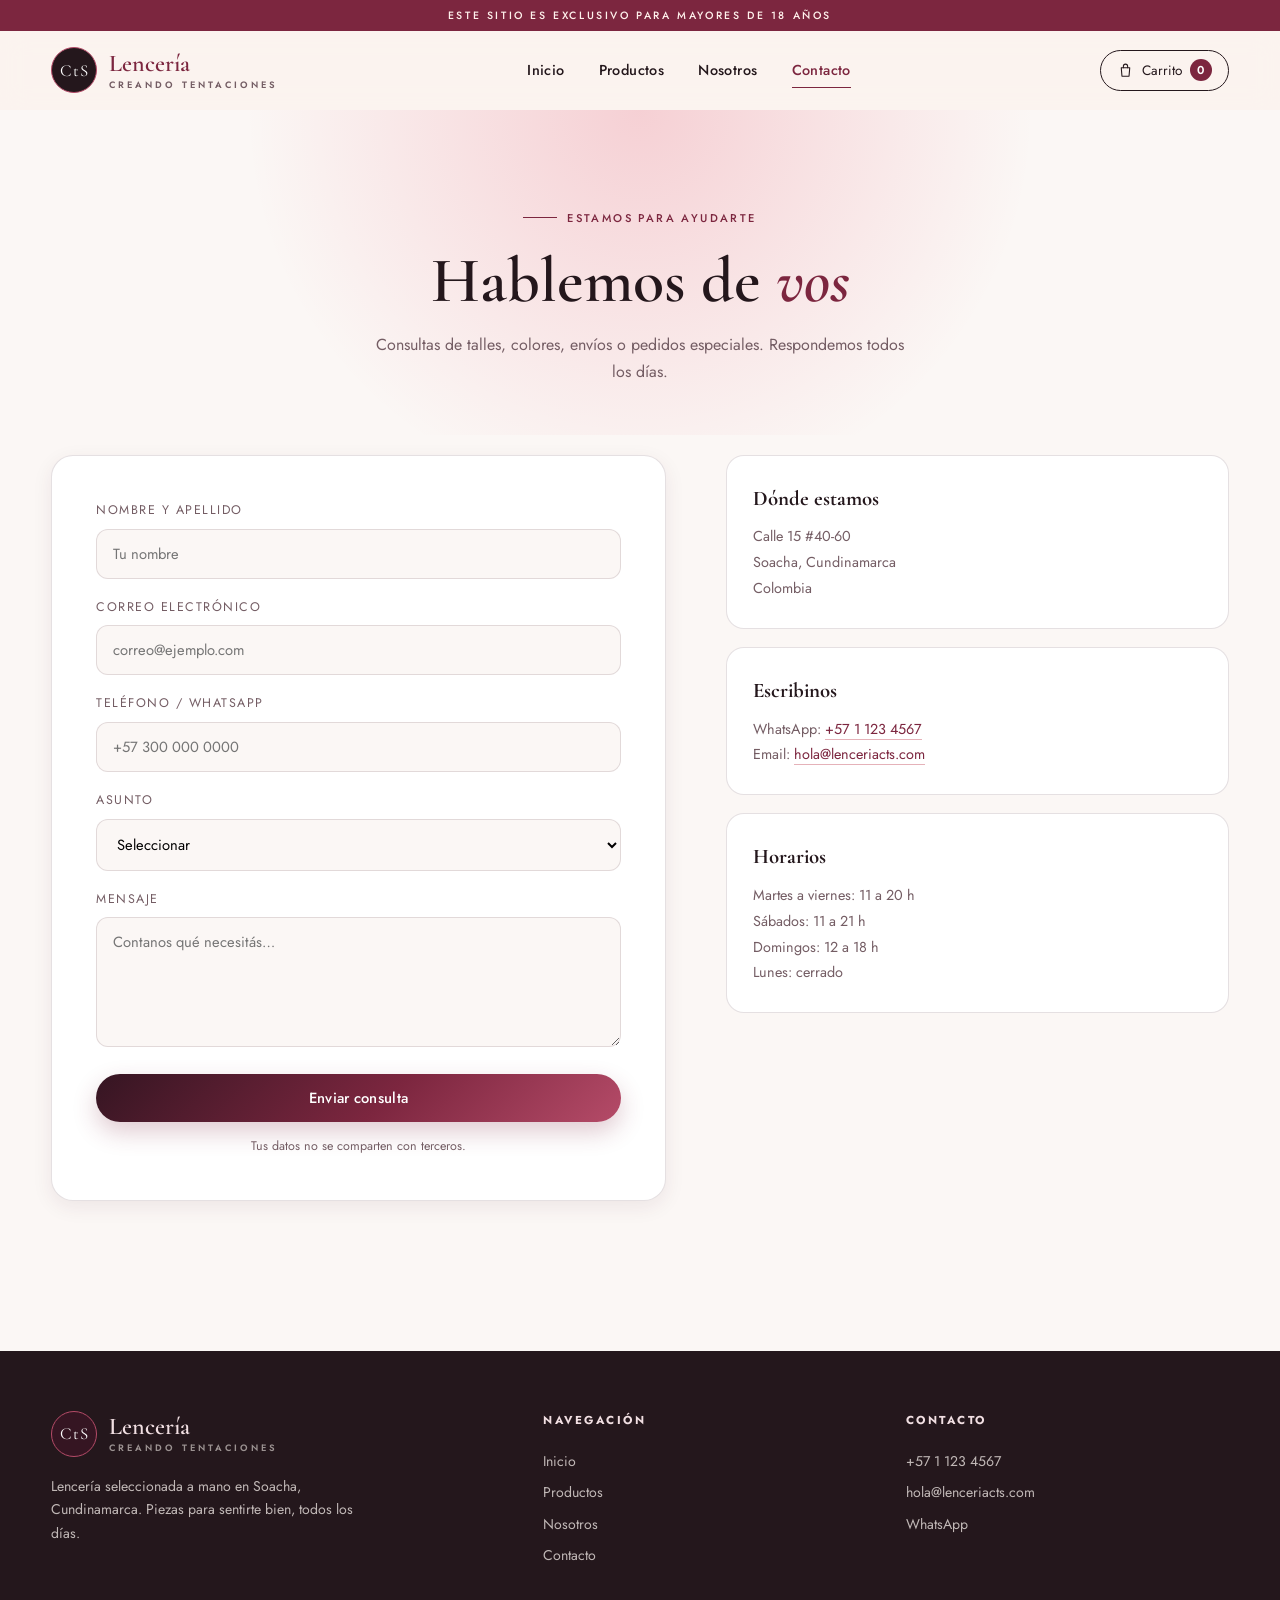
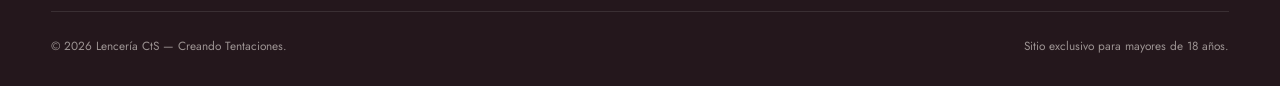
<file: contacto.html>
<!DOCTYPE html>
<html lang="es">
<head>
    <meta charset="UTF-8">
    <title>Redirigiendo a Contacto…</title>
    <link rel="canonical" href="contacto/">
    <meta http-equiv="refresh" content="0; url=contacto/">
    <script>location.replace('contacto/');</script>
</head>
<body>
    <p>El contacto ahora está en <a href="contacto/">/contacto/</a>.</p>
</body>
</html>
</file>
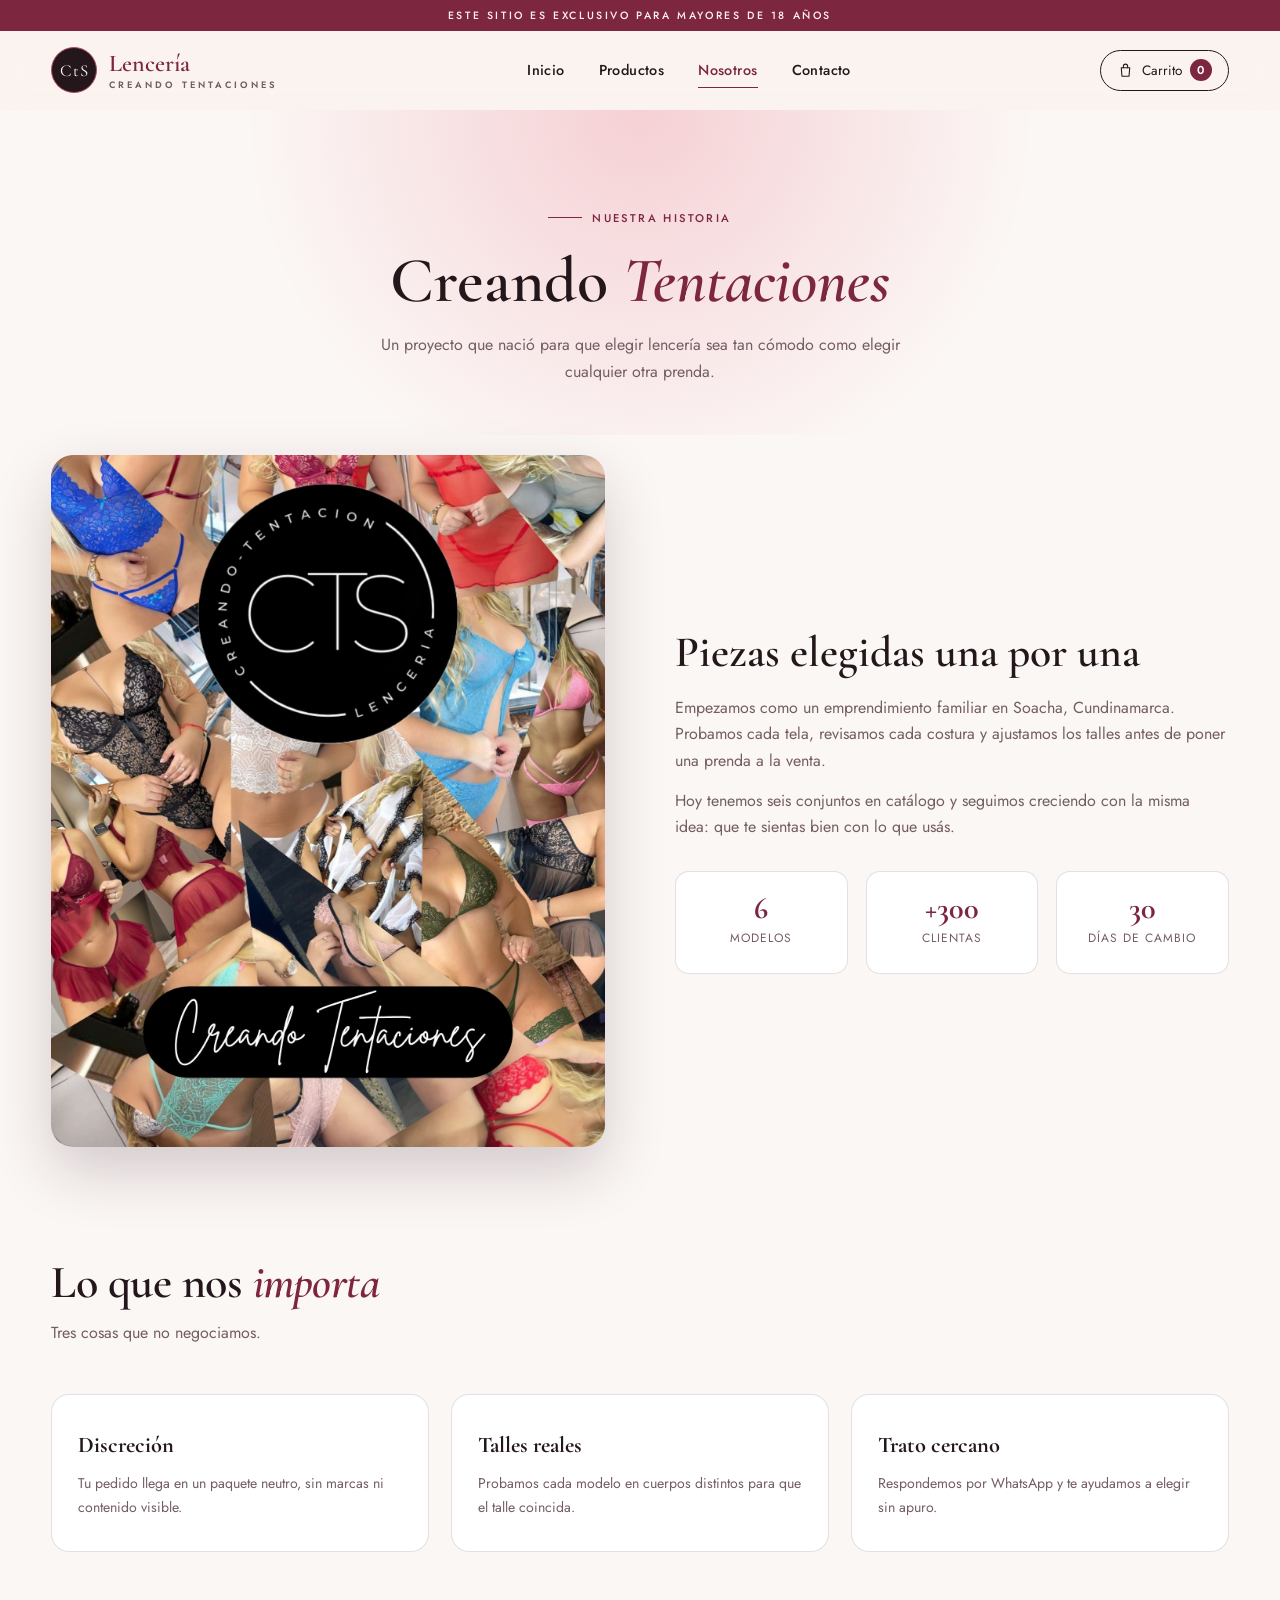
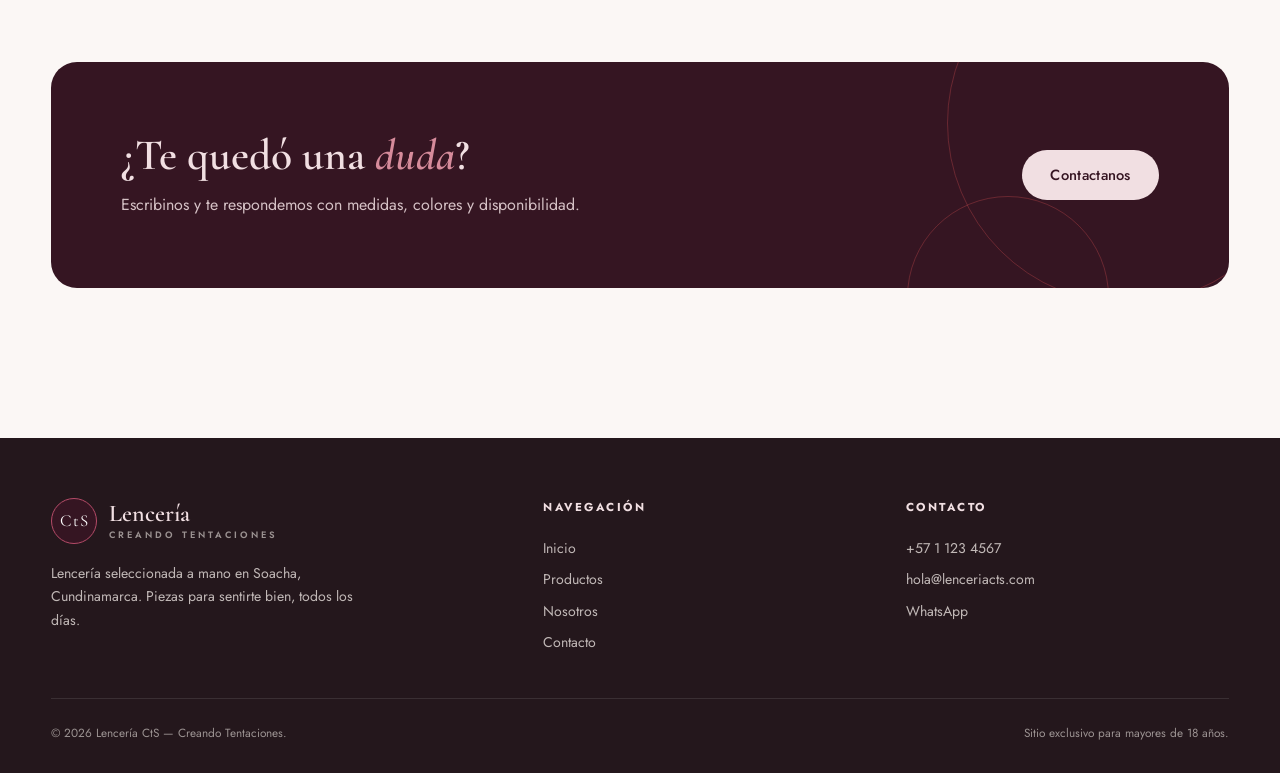
<file: nosotros.html>
<!DOCTYPE html>
<html lang="es">
<head>
    <meta charset="UTF-8">
    <title>Redirigiendo a Nosotros…</title>
    <link rel="canonical" href="nosotros/">
    <meta http-equiv="refresh" content="0; url=nosotros/">
    <script>location.replace('nosotros/');</script>
</head>
<body>
    <p>Nuestra historia ahora está en <a href="nosotros/">/nosotros/</a>.</p>
</body>
</html>
</file>
<file: style.css>
/* =========================================================
   LENCERÍA CTS — Creando Tentaciones
   Hoja de estilos principal
   ========================================================= */

/* ---------- VARIABLES ---------- */
:root {
    --ink: #24171c;
    --ink-soft: #745d64;
    --wine: #7c263f;
    --wine-deep: #351522;
    --rose: #b54b68;
    --rose-light: #d68b9b;
    --blush: #f1dfe2;
    --cream: #fbf7f5;
    --white: #ffffff;
    --border: rgba(53, 21, 34, 0.13);
    --shadow-sm: 0 6px 20px rgba(78, 30, 49, 0.08);
    --shadow-lg: 0 24px 60px rgba(53, 21, 34, 0.20);
    --radius: 18px;
    --serif: "Cormorant Garamond", Georgia, serif;
    --sans: "Jost", "Segoe UI", sans-serif;
}

/* ---------- RESET ---------- */
* { margin: 0; padding: 0; box-sizing: border-box; }

html {
    scroll-behavior: smooth;
    overflow-x: hidden;
    overflow-x: clip;
}

body {
    font-family: var(--sans);
    color: var(--ink);
    background: var(--cream);
    line-height: 1.65;
    overflow-x: hidden;
    overflow-x: clip;
}

img { display: block; max-width: 100%; }
a { color: inherit; text-decoration: none; }
button { font-family: inherit; cursor: pointer; border: none; background: none; }
ul { list-style: none; }

.container {
    width: min(1200px, 92%);
    margin-inline: auto;
}

/* ---------- BARRA 18+ ---------- */
.age-bar {
    background: var(--wine);
    color: #fff1ec;
    text-align: center;
    font-size: 0.66rem;
    font-weight: 500;
    letter-spacing: 2.6px;
    text-transform: uppercase;
    padding: 7px 10px;
}

/* ---------- HEADER ---------- */
.site-header {
    position: sticky;
    top: 0;
    z-index: 60;
    background: rgba(251, 243, 238, 0.88);
    backdrop-filter: blur(14px);
    border-bottom: 1px solid transparent;
    transition: border-color 0.3s ease, box-shadow 0.3s ease;
}

.site-header.scrolled {
    border-bottom-color: var(--border);
    box-shadow: 0 10px 30px rgba(168, 0, 24, 0.08);
}

.header-inner {
    display: flex;
    align-items: center;
    justify-content: space-between;
    gap: 20px;
    padding: 16px 0;
}

.logo { display: flex; align-items: center; gap: 12px; }

.logo-mark {
    width: 46px;
    height: 46px;
    border-radius: 50%;
    background: var(--ink);
    color: var(--white);
    display: grid;
    place-items: center;
    font-family: var(--serif);
    font-size: 1.05rem;
    letter-spacing: 1px;
    border: 1px solid var(--rose);
}

.logo-text {
    font-family: var(--serif);
    font-size: 1.5rem;
    line-height: 1;
    color: var(--wine);
    font-weight: 600;
}

.logo-text small {
    display: block;
    font-family: var(--sans);
    font-size: 0.58rem;
    letter-spacing: 3px;
    text-transform: uppercase;
    color: var(--ink-soft);
    margin-top: 4px;
}

.nav { display: flex; gap: 34px; }

.nav a {
    font-size: 0.9rem;
    font-weight: 500;
    letter-spacing: 0.4px;
    position: relative;
    padding: 4px 0;
    transition: color 0.25s ease;
}

.nav a::after {
    content: "";
    position: absolute;
    left: 0;
    bottom: -2px;
    width: 0;
    height: 1.5px;
    background: var(--wine);
    transition: width 0.3s ease;
}

.nav a:hover, .nav a.active { color: var(--wine); }
.nav a:hover::after, .nav a.active::after { width: 100%; }

.header-actions { display: flex; align-items: center; gap: 12px; }

.cart-btn {
    display: inline-flex;
    align-items: center;
    gap: 8px;
    border: 1px solid var(--ink);
    border-radius: 999px;
    padding: 8px 16px;
    font-size: 0.85rem;
    transition: background 0.25s ease, color 0.25s ease;
}

.cart-btn:hover { background: var(--ink); color: var(--white); }

.cart-icon { width: 17px; height: 17px; flex: none; }

.cart-count {
    display: grid;
    place-items: center;
    min-width: 22px;
    height: 22px;
    padding: 0 6px;
    border-radius: 999px;
    background: var(--wine);
    color: var(--white);
    font-size: 0.72rem;
    font-weight: 600;
}

.menu-btn {
    display: none;
    font-size: 1.4rem;
    width: 42px;
    height: 42px;
    border-radius: 10px;
    border: 1px solid var(--border);
}

/* ---------- HERO ---------- */
.hero {
    position: relative;
    padding: clamp(40px, 7vw, 90px) 0 clamp(60px, 8vw, 110px);
    overflow: hidden;
    background:
        radial-gradient(circle at 84% 14%, rgba(217, 4, 41, 0.12), transparent 44%),
        radial-gradient(circle at 8% 82%, rgba(168, 0, 24, 0.06), transparent 40%),
        var(--cream);
}

.hero-grid {
    display: grid;
    grid-template-columns: 1.05fr 0.95fr;
    align-items: center;
    gap: clamp(30px, 5vw, 70px);
}

.eyebrow {
    display: inline-flex;
    align-items: center;
    gap: 10px;
    font-size: 0.7rem;
    font-weight: 500;
    letter-spacing: 2.4px;
    text-transform: uppercase;
    color: var(--wine);
    margin-bottom: 20px;
}

.eyebrow::before {
    content: "";
    width: 34px;
    height: 1px;
    background: var(--wine);
}

.hero h1 {
    font-family: var(--serif);
    font-weight: 600;
    font-size: clamp(2.8rem, 6.2vw, 5.2rem);
    line-height: 0.98;
    letter-spacing: -1px;
    color: var(--ink);
}

.hero h1 em {
    font-style: italic;
    color: var(--wine);
}

.hero .lead {
    margin-top: 26px;
    max-width: 500px;
    color: var(--ink-soft);
    font-size: 1.04rem;
    font-weight: 400;
    line-height: 1.75;
}

.hero-actions {
    display: flex;
    flex-wrap: wrap;
    gap: 14px;
    margin-top: 34px;
}

.hero-meta {
    display: flex;
    align-items: center;
    gap: 8px;
    margin-top: 30px;
    font-size: 0.85rem;
    color: var(--ink-soft);
}

/* ---------- BOTONES ---------- */
.btn {
    display: inline-flex;
    align-items: center;
    justify-content: center;
    gap: 8px;
    border-radius: 999px;
    padding: 13px 28px;
    font-size: 0.92rem;
    font-weight: 500;
    letter-spacing: 0.3px;
    transition: transform 0.25s ease, background 0.25s ease, color 0.25s ease, box-shadow 0.25s ease;
}

.btn-primary {
    background: linear-gradient(135deg, var(--wine-deep), var(--wine) 55%, var(--rose));
    color: var(--white);
    box-shadow: 0 10px 24px rgba(124, 38, 63, 0.24);
}

.btn-primary:hover {
    background: linear-gradient(135deg, var(--rose), var(--wine));
    transform: translateY(-2px);
    box-shadow: 0 16px 30px rgba(124, 38, 63, 0.32);
}

.btn-ghost {
    border: 1px solid var(--ink);
    color: var(--ink);
}

.btn-ghost:hover {
    background: var(--ink);
    color: var(--white);
    transform: translateY(-2px);
}

.btn-block { width: 100%; }

/* ---------- HERO VISUAL ---------- */
.hero-visual {
    position: relative;
    display: flex;
    justify-content: center;
    align-items: center;
}

.blob {
    position: absolute;
    border-radius: 50%;
    filter: blur(2px);
    opacity: 0.55;
    animation: float 9s ease-in-out infinite;
}

.blob-1 {
    width: 320px;
    height: 320px;
    background: var(--blush);
    top: -40px;
    right: -20px;
}

.blob-2 {
    width: 180px;
    height: 180px;
    background: rgba(168, 0, 24, 0.10);
    bottom: 10px;
    left: -10px;
    animation-delay: -4s;
}

@keyframes float {
    0%, 100% { transform: translateY(0) scale(1); }
    50% { transform: translateY(-18px) scale(1.03); }
}

.arch {
    position: relative;
    width: min(400px, 88%);
    aspect-ratio: 3 / 4;
    border-radius: 50% 50% 20px 20px / 34% 34% 20px 20px;
    overflow: hidden;
    box-shadow: var(--shadow-lg);
    animation: rise 1.1s cubic-bezier(0.2, 0.7, 0.2, 1) both;
}

.arch img {
    width: 100%;
    height: 100%;
    object-fit: cover;
    transition: transform 1.2s ease;
}

.arch:hover img { transform: scale(1.05); }

@keyframes rise {
    from { opacity: 0; transform: translateY(40px) scale(0.97); }
    to { opacity: 1; transform: none; }
}

.hero-badge {
    position: absolute;
    bottom: 26px;
    left: 0;
    background: var(--white);
    border-radius: 14px;
    padding: 12px 18px;
    box-shadow: var(--shadow-sm);
    font-size: 0.78rem;
    letter-spacing: 1px;
    text-transform: uppercase;
}

.hero-badge strong {
    display: block;
    font-family: var(--serif);
    font-size: 1.25rem;
    letter-spacing: 0;
    text-transform: none;
    color: var(--wine);
}

/* ---------- LOGO DE TEMPORADA (HERO) ---------- */
.arch-brand {
    display: flex;
    align-items: center;
    justify-content: center;
    padding: 0;
    border: 0;
    cursor: pointer;
    color: var(--wine-deep);
    background:
        radial-gradient(circle at 50% 36%, #fffaf8 0%, #f3ddd6 46%, #e3b9b0 100%);
}

.arch-brand:focus-visible {
    outline: 3px solid var(--rose);
    outline-offset: 4px;
}

.logo-wrap {
    display: block;
    width: 76%;
    animation: logoFloat 8s ease-in-out infinite;
}

.arch-brand .hero-logo {
    display: block;
    width: 100%;
    height: auto;
    object-fit: contain;
    filter: drop-shadow(0 24px 38px rgba(26, 0, 8, 0.30));
    transition: transform 0.7s cubic-bezier(0.2, 0.7, 0.2, 1);
}

.arch-brand:hover .hero-logo,
.arch-brand:focus-visible .hero-logo {
    transform: scale(1.06) rotate(-1.5deg);
}

@keyframes logoFloat {
    0%, 100% { transform: translateY(0); }
    50% { transform: translateY(-9px); }
}

.brand-cta {
    position: absolute;
    right: 16px;
    bottom: 16px;
    display: inline-flex;
    align-items: center;
    gap: 7px;
    background: rgba(26, 0, 8, 0.88);
    color: var(--blush);
    border-radius: 999px;
    padding: 9px 14px;
    font-size: 0.66rem;
    letter-spacing: 1.6px;
    text-transform: uppercase;
    backdrop-filter: blur(6px);
    transition: background 0.3s ease, transform 0.3s ease;
}

.brand-cta span { font-size: 0.95rem; letter-spacing: 0; }

.arch-brand:hover .brand-cta,
.arch-brand:focus-visible .brand-cta {
    background: var(--wine);
    transform: translateY(-2px);
}

/* ---------- MARQUEE ---------- */
.marquee {
    background: var(--wine-deep);
    color: var(--blush);
    overflow: hidden;
    padding: 16px 0;
    border-block: 1px solid rgba(255, 255, 255, 0.08);
}

.marquee-track {
    display: flex;
    align-items: center;
    gap: 34px;
    width: max-content;
    animation: scroll-x 34s linear infinite;
}

.marquee-track span {
    font-family: var(--serif);
    font-style: italic;
    font-size: 1.35rem;
    white-space: nowrap;
}

.marquee-track span:nth-child(even) { color: var(--rose-light); font-style: normal; font-size: 0.8rem; }

@keyframes scroll-x {
    from { transform: translateX(0); }
    to { transform: translateX(-50%); }
}

/* ---------- SECCIONES ---------- */
.section { padding: clamp(60px, 9vw, 110px) 0; }

.section-head {
    display: flex;
    align-items: flex-end;
    justify-content: space-between;
    gap: 24px;
    margin-bottom: 48px;
}

.section-title {
    font-family: var(--serif);
    font-size: clamp(2rem, 3.6vw, 3rem);
    font-weight: 600;
    line-height: 1.1;
    letter-spacing: -0.5px;
}

.hero h1,
.page-hero h1,
.section-title,
.cta-band h2 { text-wrap: balance; }

.hero .lead,
.section-sub,
.page-hero p,
.cta-band p { text-wrap: pretty; }

.section-title em { font-style: italic; color: var(--wine); }

.section-sub {
    color: var(--ink-soft);
    font-weight: 400;
    max-width: 460px;
    margin-top: 12px;
}

/* ---------- CATEGORÍAS ---------- */
.cat-grid {
    display: grid;
    grid-template-columns: repeat(4, 1fr);
    gap: 18px;
}

.cat-card {
    position: relative;
    border-radius: var(--radius);
    padding: 30px 24px;
    background: var(--white);
    border: 1px solid var(--border);
    overflow: hidden;
    transition: transform 0.35s ease, box-shadow 0.35s ease;
}

.cat-card::after {
    content: "";
    position: absolute;
    inset: auto -30% -60% auto;
    width: 140px;
    height: 140px;
    border-radius: 50%;
    background: var(--blush);
    opacity: 0;
    transition: opacity 0.35s ease, transform 0.35s ease;
}

.cat-card:hover {
    transform: translateY(-6px);
    box-shadow: var(--shadow-sm);
}

.cat-card:hover::after { opacity: 1; transform: scale(1.15); }

.cat-icon {
    font-size: 1.6rem;
    margin-bottom: 18px;
    display: inline-grid;
    place-items: center;
    width: 52px;
    height: 52px;
    border-radius: 50%;
    background: var(--blush);
    color: var(--wine);
}

.cat-icon svg { width: 24px; height: 24px; }

.cat-card h3 {
    font-family: var(--serif);
    font-size: 1.35rem;
    font-weight: 600;
}

.cat-card p {
    font-size: 0.85rem;
    color: var(--ink-soft);
    font-weight: 400;
    margin-top: 6px;
}

/* ---------- PRODUCTOS ---------- */
.product-grid {
    display: grid;
    grid-template-columns: repeat(3, 1fr);
    gap: 24px;
}

.product-card {
    background: var(--white);
    border: 1px solid var(--border);
    border-radius: var(--radius);
    overflow: hidden;
    transition: transform 0.35s ease, box-shadow 0.35s ease;
    display: flex;
    flex-direction: column;
}

.product-card:hover {
    transform: translateY(-8px);
    box-shadow: var(--shadow-lg);
}

.card-media {
    position: relative;
    aspect-ratio: 4 / 5;
    overflow: hidden;
    background: var(--blush);
    cursor: pointer;
}

.card-media img {
    width: 100%;
    height: 100%;
    object-fit: cover;
    transition: transform 0.9s cubic-bezier(0.2, 0.7, 0.2, 1);
}

.product-card:hover .card-media img { transform: scale(1.07); }

.card-tag {
    position: absolute;
    top: 14px;
    left: 14px;
    background: rgba(255, 255, 255, 0.92);
    color: var(--wine);
    font-size: 0.65rem;
    letter-spacing: 2px;
    text-transform: uppercase;
    padding: 5px 12px;
    border-radius: 999px;
}

.card-body {
    padding: 22px 22px 24px;
    display: flex;
    flex-direction: column;
    gap: 8px;
    flex: 1;
}

.card-body h3 {
    font-family: var(--serif);
    font-size: 1.5rem;
    font-weight: 600;
    line-height: 1.1;
}

.card-price {
    color: var(--wine);
    font-weight: 600;
    font-size: 1.05rem;
    letter-spacing: 0.3px;
}

.card-desc {
    font-size: 0.85rem;
    color: var(--ink-soft);
    font-weight: 400;
    flex: 1;
}

.card-body .btn {
    padding: 10px 18px;
    font-size: 0.82rem;
}

/* ---------- TOOLBAR CATÁLOGO ---------- */
.toolbar {
    display: flex;
    flex-wrap: wrap;
    align-items: center;
    justify-content: space-between;
    gap: 18px;
    margin-bottom: 36px;
}

.search {
    position: relative;
    flex: 1;
    min-width: 240px;
    max-width: 380px;
}

.search input {
    width: 100%;
    border: 1px solid var(--border);
    background: var(--white);
    border-radius: 999px;
    padding: 13px 20px 13px 46px;
    font-family: inherit;
    font-size: 0.9rem;
    outline: none;
    transition: border-color 0.25s ease, box-shadow 0.25s ease;
}

.search input:focus {
    border-color: var(--wine);
    box-shadow: 0 0 0 4px rgba(168, 0, 24, 0.14);
}

.search::before {
    content: "⌕";
    position: absolute;
    left: 18px;
    top: 50%;
    transform: translateY(-50%);
    font-size: 1.1rem;
    color: var(--ink-soft);
}

.chips { display: flex; flex-wrap: wrap; gap: 10px; }

.chip {
    border: 1px solid var(--border);
    background: var(--white);
    border-radius: 999px;
    padding: 9px 18px;
    font-size: 0.82rem;
    transition: all 0.25s ease;
}

.chip:hover { border-color: var(--wine); color: var(--wine); }

.chip.active {
    background: var(--wine);
    border-color: var(--wine);
    color: var(--white);
}

.empty {
    grid-column: 1 / -1;
    text-align: center;
    padding: 60px 20px;
    color: var(--ink-soft);
    font-weight: 400;
}

/* ---------- BANDA CTA ---------- */
.cta-band {
    position: relative;
    background: var(--wine-deep);
    color: var(--blush);
    border-radius: 26px;
    padding: clamp(40px, 6vw, 70px);
    overflow: hidden;
    display: flex;
    align-items: center;
    justify-content: space-between;
    gap: 30px;
    flex-wrap: wrap;
}

.cta-band::before,
.cta-band::after {
    content: "";
    position: absolute;
    border-radius: 50%;
    border: 1px solid rgba(255, 92, 92, 0.26);
}

.cta-band::before { width: 360px; height: 360px; right: -80px; top: -120px; }
.cta-band::after { width: 200px; height: 200px; right: 120px; bottom: -110px; }

.cta-band h2 {
    font-family: var(--serif);
    font-size: clamp(1.8rem, 3.4vw, 2.8rem);
    font-weight: 600;
    line-height: 1.1;
    max-width: 560px;
}

.cta-band h2 em { font-style: italic; color: var(--rose-light); }

.cta-band p { font-weight: 400; margin-top: 12px; opacity: 0.85; max-width: 460px; }

.cta-band .btn-primary {
    background: var(--blush);
    color: var(--wine-deep);
    box-shadow: none;
}

.cta-band .btn-primary:hover { background: var(--white); }

/* ---------- FEATURES ---------- */
.features {
    display: grid;
    grid-template-columns: repeat(4, 1fr);
    gap: 22px;
}

.feature {
    text-align: center;
    padding: 34px 20px;
    border-radius: var(--radius);
    border: 1px solid var(--border);
    background: var(--white);
    transition: transform 0.3s ease;
}

.feature:hover { transform: translateY(-5px); }

.feature .ico {
    font-size: 1.5rem;
    display: inline-grid;
    place-items: center;
    width: 56px;
    height: 56px;
    border-radius: 50%;
    background: var(--blush);
    color: var(--wine);
    margin-bottom: 16px;
}

.feature .ico svg { width: 25px; height: 25px; }

.feature h3 { font-size: 1rem; font-weight: 600; margin-bottom: 6px; }
.feature p { font-size: 0.84rem; color: var(--ink-soft); font-weight: 400; }

/* ---------- PÁGINA: HERO INTERNO ---------- */
.page-hero {
    padding: clamp(50px, 8vw, 90px) 0 clamp(30px, 5vw, 50px);
    text-align: center;
    background:
        radial-gradient(circle at 50% 0%, rgba(217, 4, 41, 0.16), transparent 55%),
        var(--cream);
}

.page-hero h1 {
    font-family: var(--serif);
    font-size: clamp(2.4rem, 5vw, 4rem);
    font-weight: 600;
    line-height: 1.05;
}

.page-hero h1 em {
    font-style: italic;
    color: var(--wine);
}

.page-hero p {
    max-width: 560px;
    margin: 18px auto 0;
    color: var(--ink-soft);
    font-weight: 400;
}

/* ---------- NOSOTROS ---------- */
.split {
    display: grid;
    grid-template-columns: 1fr 1fr;
    gap: clamp(30px, 6vw, 70px);
    align-items: center;
}

.split-media {
    border-radius: 22px;
    overflow: hidden;
    box-shadow: var(--shadow-lg);
    aspect-ratio: 4 / 5;
}

.split-media img { width: 100%; height: 100%; object-fit: cover; }

.split h2 {
    font-family: var(--serif);
    font-size: clamp(1.9rem, 3.4vw, 2.8rem);
    font-weight: 600;
    line-height: 1.1;
    margin-bottom: 18px;
}

.split p { color: var(--ink-soft); font-weight: 400; margin-bottom: 14px; }

.stats {
    display: grid;
    grid-template-columns: repeat(3, 1fr);
    gap: 18px;
    margin-top: 30px;
}

.stat {
    text-align: center;
    padding: 22px 10px;
    border-radius: 14px;
    background: var(--white);
    border: 1px solid var(--border);
}

.stat strong {
    display: block;
    font-family: var(--serif);
    font-size: 1.9rem;
    color: var(--wine);
    line-height: 1;
}

.stat span { font-size: 0.75rem; color: var(--ink-soft); letter-spacing: 1px; text-transform: uppercase; }

.values {
    display: grid;
    grid-template-columns: repeat(3, 1fr);
    gap: 22px;
}

.value {
    background: var(--white);
    border: 1px solid var(--border);
    border-radius: var(--radius);
    padding: 32px 26px;
    transition: transform 0.3s ease, box-shadow 0.3s ease;
}

.value:hover { transform: translateY(-6px); box-shadow: var(--shadow-sm); }

.value h3 {
    font-family: var(--serif);
    font-size: 1.4rem;
    margin-bottom: 8px;
}

.value p { font-size: 0.88rem; color: var(--ink-soft); font-weight: 400; }

/* ---------- CONTACTO ---------- */
.contact-grid {
    display: grid;
    grid-template-columns: 1.1fr 0.9fr;
    gap: clamp(30px, 5vw, 60px);
    align-items: start;
}

.form-card {
    background: var(--white);
    border: 1px solid var(--border);
    border-radius: 22px;
    padding: clamp(26px, 4vw, 44px);
    box-shadow: var(--shadow-sm);
}

.field { margin-bottom: 18px; }

.field label {
    display: block;
    font-size: 0.78rem;
    letter-spacing: 1.5px;
    text-transform: uppercase;
    color: var(--ink-soft);
    margin-bottom: 8px;
}

.field input,
.field select,
.field textarea {
    width: 100%;
    border: 1px solid var(--border);
    border-radius: 12px;
    padding: 13px 16px;
    font-family: inherit;
    font-size: 0.92rem;
    background: var(--cream);
    outline: none;
    transition: border-color 0.25s ease, box-shadow 0.25s ease;
}

.field input:focus,
.field select:focus,
.field textarea:focus {
    border-color: var(--wine);
    box-shadow: 0 0 0 4px rgba(168, 0, 24, 0.14);
}

.field textarea { resize: vertical; min-height: 130px; }

.info-stack { display: grid; gap: 18px; }

.info-card {
    background: var(--white);
    border: 1px solid var(--border);
    border-radius: 18px;
    padding: 26px;
}

.info-card h3 {
    font-family: var(--serif);
    font-size: 1.3rem;
    margin-bottom: 8px;
}

.info-card p, .info-card address {
    font-style: normal;
    font-size: 0.9rem;
    color: var(--ink-soft);
    font-weight: 400;
    line-height: 1.8;
}

.info-card a { color: var(--wine); border-bottom: 1px solid rgba(168, 0, 24, 0.3); }

.form-note {
    font-size: 0.78rem;
    color: var(--ink-soft);
    margin-top: 14px;
    text-align: center;
}

/* ---------- FOOTER ---------- */
.site-footer {
    background: var(--ink);
    color: rgba(253, 247, 242, 0.72);
    padding: 60px 0 30px;
    margin-top: 40px;
}

.footer-grid {
    display: grid;
    grid-template-columns: 1.4fr 1fr 1fr;
    gap: 40px;
    padding-bottom: 40px;
    border-bottom: 1px solid rgba(255, 255, 255, 0.1);
}

.site-footer .logo-text { color: var(--blush); }
.site-footer .logo-text small { color: rgba(253, 247, 242, 0.55); }
.site-footer .logo-mark { background: var(--wine-deep); }

.footer-about { font-size: 0.88rem; font-weight: 400; margin-top: 18px; max-width: 320px; }

.footer-col h4 {
    color: var(--blush);
    font-size: 0.72rem;
    letter-spacing: 2.5px;
    text-transform: uppercase;
    margin-bottom: 16px;
}

.footer-col a {
    display: block;
    font-size: 0.88rem;
    padding: 4px 0;
    transition: color 0.2s ease;
}

.footer-col a:hover { color: var(--rose-light); }

.footer-bottom {
    display: flex;
    flex-wrap: wrap;
    justify-content: space-between;
    gap: 10px;
    padding-top: 24px;
    font-size: 0.74rem;
    color: rgba(253, 247, 242, 0.55);
}

/* ---------- CARRITO LATERAL ---------- */
.overlay {
    position: fixed;
    inset: 0;
    background: rgba(27, 15, 19, 0.55);
    backdrop-filter: blur(3px);
    opacity: 0;
    pointer-events: none;
    transition: opacity 0.3s ease;
    z-index: 90;
}

.overlay.open { opacity: 1; pointer-events: auto; }

.cart-drawer {
    position: fixed;
    top: 0;
    right: 0;
    height: 100%;
    width: min(400px, 92vw);
    background: var(--cream);
    z-index: 100;
    transform: translateX(100%);
    transition: transform 0.4s cubic-bezier(0.2, 0.7, 0.2, 1);
    display: flex;
    flex-direction: column;
    box-shadow: -20px 0 60px rgba(27, 15, 19, 0.2);
}

.cart-drawer.open { transform: translateX(0); }

.cart-head {
    display: flex;
    align-items: center;
    justify-content: space-between;
    padding: 24px 26px;
    border-bottom: 1px solid var(--border);
}

.cart-head h3 { font-family: var(--serif); font-size: 1.5rem; }

.cart-close {
    font-size: 1.6rem;
    line-height: 1;
    width: 38px;
    height: 38px;
    border-radius: 50%;
    border: 1px solid var(--border);
    display: grid;
    place-items: center;
}

.cart-items { flex: 1; overflow-y: auto; padding: 20px 26px; }

.cart-item {
    display: flex;
    gap: 14px;
    padding: 14px 0;
    border-bottom: 1px solid var(--border);
    align-items: center;
}

.cart-item img {
    width: 58px;
    height: 72px;
    object-fit: cover;
    border-radius: 8px;
}

.cart-item-info { flex: 1; }
.cart-item-info h4 { font-size: 0.92rem; font-weight: 500; }
.cart-item-info span { font-size: 0.82rem; color: var(--wine); font-weight: 600; }

.cart-remove {
    font-size: 1.1rem;
    color: var(--ink-soft);
    padding: 6px;
    transition: color 0.2s ease;
}

.cart-remove:hover { color: var(--wine); }

.cart-empty {
    text-align: center;
    color: var(--ink-soft);
    font-weight: 400;
    padding: 50px 20px;
    font-size: 0.9rem;
}

.cart-foot {
    padding: 22px 26px;
    border-top: 1px solid var(--border);
    background: var(--white);
}

.cart-foot p {
    display: flex;
    justify-content: space-between;
    font-size: 0.95rem;
    margin-bottom: 16px;
}

.cart-foot strong { color: var(--wine); font-size: 1.15rem; }

/* ---------- MODAL PRODUCTO ---------- */
.modal {
    position: fixed;
    inset: 0;
    z-index: 120;
    display: grid;
    place-items: center;
    padding: 20px;
    background: rgba(15, 0, 6, 0.68);
    backdrop-filter: blur(3px);
    opacity: 0;
    visibility: hidden;
    pointer-events: none;
    transition: opacity 0.3s ease, visibility 0s linear 0.3s;
}

.modal.open {
    opacity: 1;
    visibility: visible;
    pointer-events: auto;
    transition: opacity 0.3s ease, visibility 0s;
}

.modal-box {
    position: relative;
    background: var(--cream);
    border-radius: 22px;
    width: min(820px, 100%);
    max-height: 90vh;
    overflow: hidden;
    display: grid;
    grid-template-columns: 1fr 1fr;
    transform: translateY(20px) scale(0.98);
    transition: transform 0.35s cubic-bezier(0.2, 0.7, 0.2, 1);
    box-shadow: 0 40px 100px rgba(27, 15, 19, 0.45);
}

.modal.open .modal-box { transform: none; }

.modal-media { background: var(--blush); }
.modal-media img { width: 100%; height: 100%; object-fit: cover; }

.modal-content {
    padding: 36px;
    display: flex;
    flex-direction: column;
    gap: 12px;
    overflow-y: auto;
}

.modal-content h3 { font-family: var(--serif); font-size: 2rem; line-height: 1.1; }
.modal-content .card-price { font-size: 1.25rem; }
.modal-content p { font-size: 0.9rem; color: var(--ink-soft); font-weight: 400; }

.season-actions {
    display: grid;
    gap: 10px;
    margin-top: 10px;
}

.modal-close {
    position: absolute;
    top: 18px;
    right: 18px;
    width: 40px;
    height: 40px;
    border-radius: 50%;
    background: var(--white);
    box-shadow: var(--shadow-sm);
    font-size: 1.3rem;
    display: grid;
    place-items: center;
    z-index: 2;
}

.color-list { display: flex; flex-wrap: wrap; gap: 8px; margin: 6px 0 10px; }

.color-pill {
    font-size: 0.74rem;
    border: 1px solid var(--border);
    border-radius: 999px;
    padding: 4px 12px;
    color: var(--ink-soft);
}

/* ---------- REVEAL (animaciones al scroll) ---------- */
.reveal {
    opacity: 0;
    transform: translateY(30px);
    transition: opacity 0.8s ease, transform 0.8s cubic-bezier(0.2, 0.7, 0.2, 1);
    transition-delay: var(--d, 0s);
}

.reveal.is-visible { opacity: 1; transform: none; }

.reveal-left { transform: translateX(-40px); }
.reveal-right { transform: translateX(40px); }
.reveal-left.is-visible,
.reveal-right.is-visible { transform: none; }

/* ---------- RESPONSIVE ---------- */
@media (max-width: 1024px) {
    .cat-grid { grid-template-columns: repeat(2, 1fr); }
    .product-grid { grid-template-columns: repeat(2, 1fr); }
    .features { grid-template-columns: repeat(2, 1fr); }
    .footer-grid { grid-template-columns: 1fr 1fr; }
}

@media (max-width: 860px) {
    .hero-grid { grid-template-columns: 1fr; }
    .hero-visual { order: -1; margin-bottom: 20px; }
    .arch { width: min(340px, 80%); }
    .split { grid-template-columns: 1fr; }
    .contact-grid { grid-template-columns: 1fr; }
    .values { grid-template-columns: 1fr; }
    .modal-box { grid-template-columns: 1fr; max-height: 92vh; }
    .modal-media { max-height: 260px; }
}

@media (max-width: 760px) {
    .nav {
        position: fixed;
        inset: 0;
        width: auto;
        max-width: none;
        height: 100vh;
        height: 100dvh;
        padding: max(88px, calc(64px + env(safe-area-inset-top))) 30px 32px;
        background:
            radial-gradient(circle at 85% 15%, rgba(181, 75, 104, .10), transparent 38%),
            var(--cream);
        flex-direction: column;
        gap: 0;
        visibility: hidden;
        opacity: 0;
        pointer-events: none;
        transform: none;
        transition: opacity 0.25s ease, visibility 0.25s ease;
        z-index: 95;
        box-shadow: none;
    }
    .nav.open { visibility: visible; opacity: 1; pointer-events: auto; }
    .nav a { width: min(100%, 520px); margin-inline: auto; padding: 16px 4px; border-bottom: 1px solid var(--border); font-size: 1.05rem; }
    .menu-btn { position: relative; z-index: 100; display: grid; place-items: center; }
    body.menu-open { overflow: hidden; }
    .section-head { flex-direction: column; align-items: flex-start; }
    .hero h1 { font-size: clamp(2.4rem, 11vw, 3.4rem); }
    .stats { grid-template-columns: 1fr; }
    .footer-grid { grid-template-columns: 1fr; }
}

@media (max-width: 520px) {
    .cat-grid, .product-grid, .features { grid-template-columns: 1fr; }
    .toolbar { flex-direction: column; align-items: stretch; }
    .search { max-width: none; }
    .cta-band { padding: 36px 24px; }
    .hero-badge { display: none; }
    .age-bar { font-size: 0.58rem; letter-spacing: 1.6px; }
    .header-inner { gap: 12px; }
    .logo-mark { width: 40px; height: 40px; font-size: 0.95rem; }
    .logo-text { font-size: 1.3rem; }
    .logo-text small { font-size: 0.5rem; letter-spacing: 1.5px; margin-top: 3px; }
    .cart-btn { padding: 9px 12px; gap: 6px; font-size: 0; }
    .cart-btn .cart-count { font-size: 0.72rem; }
}

/* =========================================================
   PÁGINA DEL CARRITO
   ========================================================= */
.cart-layout {
    display: grid;
    grid-template-columns: 1.5fr 0.8fr;
    gap: clamp(24px, 4vw, 48px);
    align-items: start;
}

.admin-access-wrap { margin-top: 44px; }

.admin-access {
    display: flex;
    align-items: center;
    justify-content: space-between;
    gap: 24px;
    padding: 26px 30px;
    background: var(--white);
    border: 1px solid var(--border);
    border-radius: 20px;
    box-shadow: var(--shadow-sm);
}

.admin-access .eyebrow { margin-bottom: 8px; }

.admin-access h2 {
    margin: 0 0 6px;
    font-family: var(--serif);
    font-size: 1.55rem;
}

.admin-access p { margin: 0; color: var(--ink-soft); font-size: 0.9rem; }

@media (max-width: 640px) {
    .admin-access { align-items: stretch; flex-direction: column; padding: 22px; }
    .admin-access .btn { align-self: flex-start; }
}

.admin-container { max-width: 920px; }
.admin-card { margin: 24px 0; padding: clamp(22px, 4vw, 36px); background: var(--white); border: 1px solid var(--border); border-radius: 20px; box-shadow: var(--shadow-sm); }
.admin-card h2 { margin: 0 0 12px; font-family: var(--serif); font-size: 1.7rem; }
.admin-card p { color: var(--ink-soft); line-height: 1.7; }
.admin-card code { padding: 2px 5px; background: var(--cream); border-radius: 4px; }
.admin-help-link { display: inline-block; margin: 4px 0 18px; color: var(--wine); font-weight: 600; }
.admin-form { display: grid; grid-template-columns: repeat(2, minmax(0, 1fr)); gap: 18px; margin-top: 20px; }
.admin-field { display: grid; gap: 7px; color: var(--ink); font-size: .88rem; font-weight: 500; }
.admin-field input, .admin-field select, .admin-field textarea { width: 100%; padding: 12px 14px; border: 1px solid var(--border); border-radius: 10px; background: #fff; color: var(--ink); font: inherit; }
.admin-field input:focus, .admin-field select:focus, .admin-field textarea:focus { outline: 2px solid var(--wine); outline-offset: 1px; }
.admin-field-wide { grid-column: 1 / -1; }
.admin-toolbar { display: flex; justify-content: space-between; align-items: center; gap: 16px; }
.admin-toolbar h2 { margin: 0; }
.admin-hint { font-size: .9rem; }
.admin-product-list { display: grid; gap: 10px; margin-top: 22px; }
.admin-product { display: grid; grid-template-columns: 62px 1fr auto auto; align-items: center; gap: 14px; padding: 10px; border: 1px solid var(--border); border-radius: 12px; }
.admin-product img { width: 62px; height: 72px; object-fit: cover; border-radius: 8px; background: var(--cream); }
.admin-product div { display: grid; gap: 4px; }
.admin-product div span { color: var(--ink-soft); font-size: .82rem; }
.admin-delete { padding: 9px 10px; border: 0; background: transparent; color: #9b3e4a; font: inherit; cursor: pointer; }
.admin-divider { margin: 28px 0; border: 0; border-top: 1px solid var(--border); }
.admin-form-actions { display: flex; flex-wrap: wrap; gap: 10px; }
.admin-status { min-height: 1.5em; margin-bottom: 0; font-weight: 500; }
.admin-page [hidden] { display: none !important; }
@media (max-width: 640px) {
    .admin-form { grid-template-columns: 1fr; }
    .admin-field-wide { grid-column: auto; }
    .admin-product { grid-template-columns: 52px 1fr auto; gap: 9px; }
    .admin-product img { width: 52px; height: 62px; }
    .admin-product .btn { padding: 8px; font-size: .8rem; }
    .admin-delete { grid-column: 2 / -1; justify-self: end; padding: 4px 8px; }
    .admin-toolbar { align-items: flex-start; }
}

/* Panel de administración: acceso editorial y paleta vino suave */
.admin-main {
    min-height: calc(100vh - 120px);
    padding-block: clamp(42px, 7vw, 82px);
    background:
        radial-gradient(ellipse at 12% 20%, rgba(181, 75, 104, .09), transparent 35%),
        radial-gradient(ellipse at 90% 85%, rgba(124, 38, 63, .07), transparent 36%),
        var(--cream);
}

.admin-container { max-width: 1080px; }
.admin-intro { margin-bottom: 32px; text-align: center; }
.admin-intro .eyebrow { justify-content: center; margin-bottom: 10px; }
.admin-intro .section-title { margin-bottom: 6px; }
.admin-intro .section-sub { margin: 0; }
.admin-login-grid { display: grid; grid-template-columns: 1fr 1fr; gap: clamp(18px, 3vw, 32px); align-items: stretch; max-width: 960px; margin: 0 auto 28px; }

.admin-welcome {
    position: relative;
    isolation: isolate;
    min-height: 460px;
    overflow: hidden;
    display: flex;
    flex-direction: column;
    justify-content: space-between;
    padding: clamp(26px, 4vw, 42px);
    border: 1px solid rgba(255,255,255,.16);
    border-radius: 26px;
    color: #fff9f7;
    background: linear-gradient(145deg, #351522, #67253c 68%, #8b3b55);
    box-shadow: 0 22px 50px rgba(53, 21, 34, .18);
}

.admin-welcome::before,
.admin-welcome::after { content: ""; position: absolute; z-index: -1; border: 1px solid rgba(255,255,255,.11); border-radius: 50%; }
.admin-welcome::before { width: 390px; height: 390px; right: -135px; top: 65px; }
.admin-welcome::after { width: 270px; height: 270px; right: -75px; top: 125px; background: radial-gradient(circle, rgba(255,255,255,.08), transparent 70%); }
.admin-welcome-top, .admin-welcome-bottom { display: flex; align-items: center; justify-content: space-between; gap: 12px; }
.admin-welcome-icon { width: 52px; height: 52px; display: grid; place-items: center; border: 1px solid rgba(255,255,255,.55); border-radius: 50%; font: 600 1.15rem var(--serif); letter-spacing: 1px; }
.admin-secure-tag { padding: 8px 12px; border: 1px solid rgba(255,255,255,.2); border-radius: 999px; background: rgba(255,255,255,.08); color: #fff8f5; font-size: .72rem; letter-spacing: .5px; }
.admin-secure-tag span { margin-right: 5px; color: #f0bdc8; }
.admin-welcome-copy { max-width: 340px; padding-block: 38px; }
.admin-kicker, .admin-card-kicker { display: block; margin-bottom: 12px; color: var(--rose-light); font-size: .69rem; font-weight: 600; letter-spacing: 2.2px; text-transform: uppercase; }
.admin-welcome-copy h2 { max-width: 320px; margin-bottom: 14px; font: 600 clamp(2rem, 3.5vw, 2.75rem)/1.04 var(--serif); }
.admin-welcome-copy p { max-width: 310px; color: rgba(255,249,247,.76); font-size: .94rem; line-height: 1.75; }
.admin-welcome-bottom { color: rgba(255,249,247,.62); font-size: .65rem; letter-spacing: 1.5px; text-transform: uppercase; }

.admin-card.admin-login-card { display: flex; flex-direction: column; justify-content: center; margin: 0; padding: clamp(28px, 4vw, 46px); border-color: rgba(124, 38, 63, .10); border-radius: 26px; box-shadow: 0 20px 54px rgba(53, 21, 34, .10); }
.admin-login-card h2 { margin-bottom: 5px; font-size: 2.2rem; line-height: 1.05; }
.admin-login-card > p:not(.admin-status) { margin-bottom: 10px; font-size: .9rem; }
.admin-login-form { grid-template-columns: 1fr; gap: 17px; margin-top: 20px; }
.admin-login-form .admin-field-wide { grid-column: auto; }
.admin-login-form .admin-field { gap: 8px; color: var(--ink-soft); font-size: .75rem; font-weight: 600; letter-spacing: .7px; text-transform: uppercase; }
.admin-input-wrap { position: relative; display: flex; align-items: center; }
.admin-input-icon { position: absolute; left: 14px; z-index: 1; color: #9a7881; font-size: 1rem; }
.admin-login-form .admin-input-wrap input { min-height: 52px; padding: 12px 84px 12px 42px; border-color: #eadfe1; border-radius: 12px; background: #fffdfc; font-size: .93rem; letter-spacing: 0; text-transform: none; transition: border-color .2s ease, box-shadow .2s ease, background .2s ease; }
.admin-login-form .admin-input-wrap input:focus { outline: 0; border-color: var(--rose); background: #fff; box-shadow: 0 0 0 4px rgba(181, 75, 104, .12); }
.admin-login-form .admin-input-wrap input::placeholder { color: #b6a7ab; }
.password-toggle { position: absolute; right: 12px; padding: 6px 4px; color: var(--wine); font-size: .75rem; font-weight: 600; }
.password-toggle:hover { color: var(--rose); }
.admin-login-form .admin-form-actions { margin-top: 5px; }
.admin-login-button { width: 100%; min-height: 52px; justify-content: space-between; padding-inline: 20px; border-radius: 12px; font-size: .9rem; }
.admin-login-button span { font-size: 1.15rem; transition: transform .2s ease; }
.admin-login-button:hover span { transform: translateX(4px); }
.admin-login-card .admin-status { margin-top: 8px; color: #9b3e4a; font-size: .85rem; line-height: 1.5; }
.admin-login-foot { display: flex; align-items: center; gap: 8px; margin-top: 18px; padding-top: 16px; border-top: 1px solid #f0e7e8; color: #927d83; font-size: .76rem; }
.admin-lock { width: 15px; height: 15px; color: var(--wine); }
.admin-card-kicker { color: var(--wine); }

@media (max-width: 760px) {
    .admin-login-grid { grid-template-columns: 1fr; max-width: 520px; }
    .admin-welcome { min-height: 320px; }
    .admin-welcome-copy { padding-block: 30px; }
}
@media (max-width: 520px) {
    .admin-main { padding-top: 36px; }
    .admin-intro { margin-bottom: 22px; }
    .admin-welcome { min-height: 270px; padding: 24px; border-radius: 22px; }
    .admin-welcome-copy { padding-block: 22px; }
    .admin-welcome-copy h2 { font-size: 2rem; }
    .admin-welcome-bottom { font-size: .58rem; }
    .admin-card.admin-login-card { padding: 27px 22px; border-radius: 22px; }
}

.cart-list { display: grid; gap: 18px; }

.cart-row {
    display: flex;
    gap: 18px;
    background: var(--white);
    border: 1px solid var(--border);
    border-radius: 18px;
    padding: 16px;
    transition: border-color 0.3s ease, box-shadow 0.3s ease;
}

.cart-row.falta-talle {
    border-color: var(--rose);
    box-shadow: 0 0 0 3px rgba(217, 4, 41, 0.12);
}

.cart-row-media {
    width: 104px;
    flex: 0 0 104px;
    aspect-ratio: 4 / 5;
    border-radius: 12px;
    overflow: hidden;
    background: var(--blush);
}

.cart-row-media img { width: 100%; height: 100%; object-fit: cover; }

.cart-row-body { flex: 1; min-width: 0; }

.cart-row-top {
    display: flex;
    justify-content: space-between;
    align-items: flex-start;
    gap: 12px;
    margin-bottom: 12px;
}

.cart-row-top h3 {
    font-family: var(--serif);
    font-size: 1.4rem;
    line-height: 1.1;
}

.cart-row-price {
    font-size: 0.84rem;
    color: var(--ink-soft);
    margin-top: 2px;
}

.cart-remove {
    font-size: 0.74rem;
    letter-spacing: 1px;
    text-transform: uppercase;
    color: var(--ink-soft);
    border-bottom: 1px solid transparent;
    transition: color 0.2s ease, border-color 0.2s ease;
    white-space: nowrap;
}

.cart-remove:hover { color: var(--wine); border-color: var(--wine); }

.cart-row-controls {
    display: grid;
    grid-template-columns: 1fr 1.2fr auto auto;
    gap: 14px;
    align-items: end;
}

.control { display: flex; flex-direction: column; gap: 6px; }

.control > span {
    font-size: 0.66rem;
    letter-spacing: 1.5px;
    text-transform: uppercase;
    color: var(--ink-soft);
}

.opt-select {
    border: 1px solid var(--border);
    border-radius: 10px;
    padding: 9px 12px;
    background: var(--cream);
    font-family: inherit;
    font-size: 0.86rem;
    color: var(--ink);
    outline: none;
    cursor: pointer;
    transition: border-color 0.2s ease;
}

.opt-select:focus { border-color: var(--wine); }

.falta-talle .opt-select { border-color: var(--rose); }

.qty {
    display: inline-flex;
    align-items: center;
    border: 1px solid var(--border);
    border-radius: 10px;
    overflow: hidden;
    background: var(--cream);
}

.qty button {
    width: 34px;
    height: 38px;
    font-size: 1.05rem;
    color: var(--ink);
    transition: background 0.2s ease, color 0.2s ease;
}

.qty button:hover { background: var(--wine); color: var(--white); }

.qty span {
    min-width: 34px;
    text-align: center;
    font-size: 0.9rem;
    font-weight: 500;
}

.control-total { text-align: right; }

.control-total strong {
    font-size: 1.05rem;
    color: var(--wine);
    white-space: nowrap;
}

.muted { color: var(--ink-soft); font-size: 0.85rem; }

/* Resumen */
.summary-card {
    position: sticky;
    top: 110px;
    background: var(--white);
    border: 1px solid var(--border);
    border-radius: 20px;
    padding: 28px;
    box-shadow: var(--shadow-sm);
}

.summary-card h3 {
    font-family: var(--serif);
    font-size: 1.6rem;
    margin-bottom: 18px;
}

.summary-row {
    display: flex;
    justify-content: space-between;
    gap: 12px;
    font-size: 0.9rem;
    color: var(--ink-soft);
    padding: 10px 0;
    border-bottom: 1px solid var(--border);
}

.summary-row.sum-total {
    border-bottom: none;
    padding-top: 16px;
    margin-bottom: 14px;
    font-size: 1rem;
    color: var(--ink);
}

.summary-row.sum-total strong {
    font-size: 1.5rem;
    color: var(--wine);
}

/* Carrito vacío */
.empty-cart {
    text-align: center;
    padding: 60px 24px;
    background: var(--white);
    border: 1px dashed var(--border);
    border-radius: 18px;
}

.empty-ico {
    color: var(--wine);
    display: grid;
    place-items: center;
    margin-bottom: 12px;
}

.empty-ico svg { width: 44px; height: 44px; }

.empty-cart h3 {
    font-family: var(--serif);
    font-size: 1.7rem;
    margin-bottom: 8px;
}

.empty-cart p {
    color: var(--ink-soft);
    font-weight: 400;
    font-size: 0.9rem;
    margin-bottom: 20px;
}

/* Opciones del modal (talle / color) */
.opt {
    border: 1px solid var(--border);
    background: var(--white);
    border-radius: 999px;
    padding: 7px 15px;
    font-size: 0.8rem;
    color: var(--ink-soft);
    transition: all 0.2s ease;
}

.opt:hover { border-color: var(--wine); color: var(--wine); }

.opt.selected {
    background: var(--wine);
    border-color: var(--wine);
    color: var(--white);
}

@media (max-width: 980px) {
    .cart-layout { grid-template-columns: 1fr; }
    .summary-card { position: static; }
}

@media (max-width: 640px) {
    .cart-row-controls { grid-template-columns: 1fr 1fr; }
    .control-total { text-align: left; }
}

@media (max-width: 520px) {
    .cart-row { flex-direction: column; }
    .cart-row-media { width: 100%; flex-basis: auto; aspect-ratio: 16 / 10; }
}

/* Ajustes finales para pantallas pequeñas */
@media (max-width: 860px) {
    .hero-grid { gap: 18px; }
    .hero-copy { order: 0; }
    .hero-visual { order: 1; width: 100%; margin: 8px auto 0; }
    .arch { width: min(320px, 76vw); }
    .hero-badge { left: max(2%, calc(50% - 205px)); }
    .split { gap: 28px; }
    .contact-grid { gap: 22px; }
}

@media (max-width: 640px) {
    .container { width: min(100% - 32px, 520px); }
    .section-head { gap: 14px; margin-bottom: 28px; }
    .section { padding-block: 48px; }
    .page-hero { padding: 46px 0 30px; }
    .page-hero p { margin-top: 12px; font-size: .93rem; }
    .toolbar { gap: 12px; margin-bottom: 24px; }
    .chips { gap: 8px; }
    .chip { min-height: 40px; padding: 8px 14px; }
    .product-grid { gap: 18px; }
    .card-body { padding: 18px; }
    .card-body .btn { width: 100%; min-height: 46px; }
    .cart-layout { gap: 18px; }
    .cart-row { gap: 12px; padding: 12px; }
    .cart-row-controls { gap: 10px; }
    .control { min-width: 0; }
    .opt-select { max-width: 100%; padding-inline: 8px; }
    .summary-card { padding: 22px; }
    .admin-access-wrap { margin-top: 30px; }
    .admin-access .btn { width: 100%; }
    .form-card .btn { width: 100%; }
    .site-footer { padding: 44px 0 24px; }
    .footer-grid { gap: 26px; padding-bottom: 28px; }
    .footer-col a { margin: 0; letter-spacing: .5px; text-transform: none; }
    .footer-bottom { flex-direction: column; font-size: .7rem; }
    .modal { padding: 10px; }
    .modal-box { width: 100%; max-height: 94dvh; border-radius: 18px; overflow-y: auto; }
    .modal-media { height: clamp(150px, 32dvh, 230px); }
    .modal-content { padding: 22px; overflow: visible; }
    .modal-content h3 { font-size: 1.8rem; }
    .modal-close { top: 10px; right: 10px; width: 38px; height: 38px; }
    .cta-band { gap: 20px; border-radius: 20px; }
    .cta-band > .btn { width: 100%; }
}

@media (max-width: 520px) {
    .hero { padding: 34px 0 46px; }
    .hero-grid { gap: 12px; }
    .hero .eyebrow { margin-bottom: 14px; font-size: .62rem; letter-spacing: 1.5px; }
    .hero .lead { margin-top: 17px; font-size: .96rem; line-height: 1.65; }
    .hero-actions { gap: 10px; margin-top: 22px; }
    .hero-actions .btn { width: 100%; min-height: 48px; }
    .hero-meta { margin-top: 20px; font-size: .76rem; }
    .hero-visual { margin-top: 4px; }
    .arch { width: min(270px, 72vw); }
    .brand-cta { right: 10px; bottom: 10px; padding: 8px 11px; }
    .hero-badge { display: none; }
    .section-title { font-size: clamp(1.9rem, 9vw, 2.5rem); }
    .cat-grid { gap: 12px; }
    .cat-card { padding: 22px 18px; }
    .toolbar .search { min-width: 0; }
    .cart-btn { flex-shrink: 0; }
    .menu-btn { flex: 0 0 40px; }
    .admin-product { grid-template-columns: 46px minmax(0, 1fr) auto; }
    .admin-product img { width: 46px; height: 56px; }
}

@media (max-width: 360px) {
    .container { width: calc(100% - 26px); }
    .header-inner { gap: 8px; }
    .logo { min-width: 0; gap: 7px; }
    .logo-mark { flex: 0 0 36px; width: 36px; height: 36px; }
    .logo-text { font-size: 1.15rem; white-space: nowrap; }
    .logo-text small { font-size: .44rem; letter-spacing: 1.15px; }
    .header-actions { gap: 7px; }
    .cart-btn { padding: 8px; }
    .menu-btn { flex-basis: 36px; width: 36px; height: 38px; }
    .age-bar { padding-inline: 6px; font-size: .52rem; letter-spacing: 1px; }
    .admin-secure-tag { padding: 7px 9px; font-size: .65rem; }
}

/* Modal de producto: mantener la foto completa y el contenido dentro del móvil */
@media (max-width: 860px) {
    .modal {
        place-items: center;
        overflow-y: auto;
        overflow-x: clip;
        padding: 12px;
    }

    .modal-box {
        display: grid;
        grid-template-columns: minmax(0, 1fr);
        grid-template-rows: minmax(0, clamp(190px, 34vh, 280px)) minmax(0, 1fr);
        width: min(100%, 620px);
        min-width: 0;
        height: min(92vh, 780px);
        max-height: calc(100vh - 24px);
        max-height: calc(100dvh - 24px);
        min-height: 0;
        overflow: hidden;
    }

    .modal-media {
        width: 100%;
        height: 100%;
        min-width: 0;
        min-height: 0;
        max-height: none;
        overflow: hidden;
    }

    .modal-media img { object-fit: contain; }

    .modal-content {
        width: 100%;
        min-width: 0;
        min-height: 0;
        padding: 24px;
        overflow-x: hidden;
        overflow-y: auto;
        overscroll-behavior: contain;
    }
}

@media (max-width: 640px) {
    .modal { padding: 10px; }
    .modal-box {
        width: min(100%, 520px);
        height: min(94vh, 760px);
        max-height: calc(100vh - 20px);
        max-height: calc(100dvh - 20px);
        grid-template-rows: minmax(0, clamp(175px, 31vh, 235px)) minmax(0, 1fr);
        border-radius: 18px;
    }
    .modal-content { padding: 20px; }
    .modal-close { top: 10px; right: 10px; }
}
</file>
